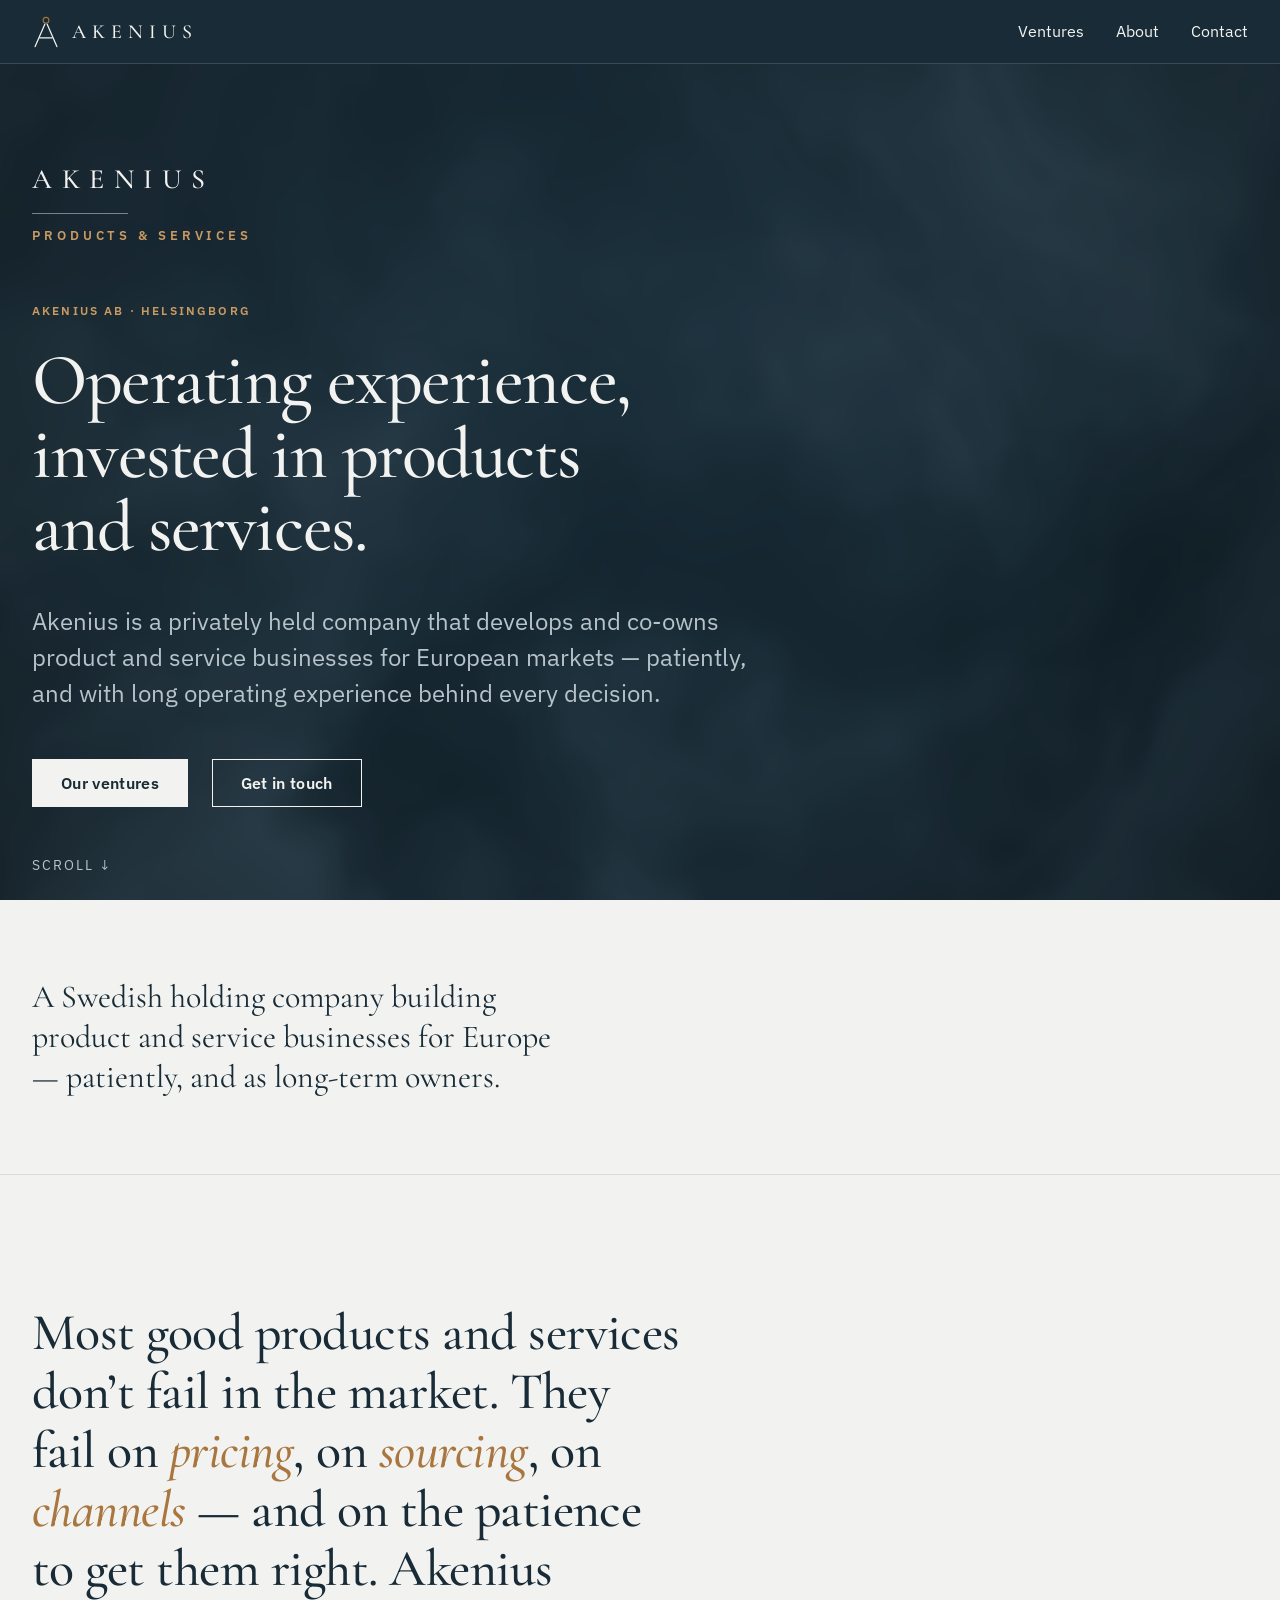
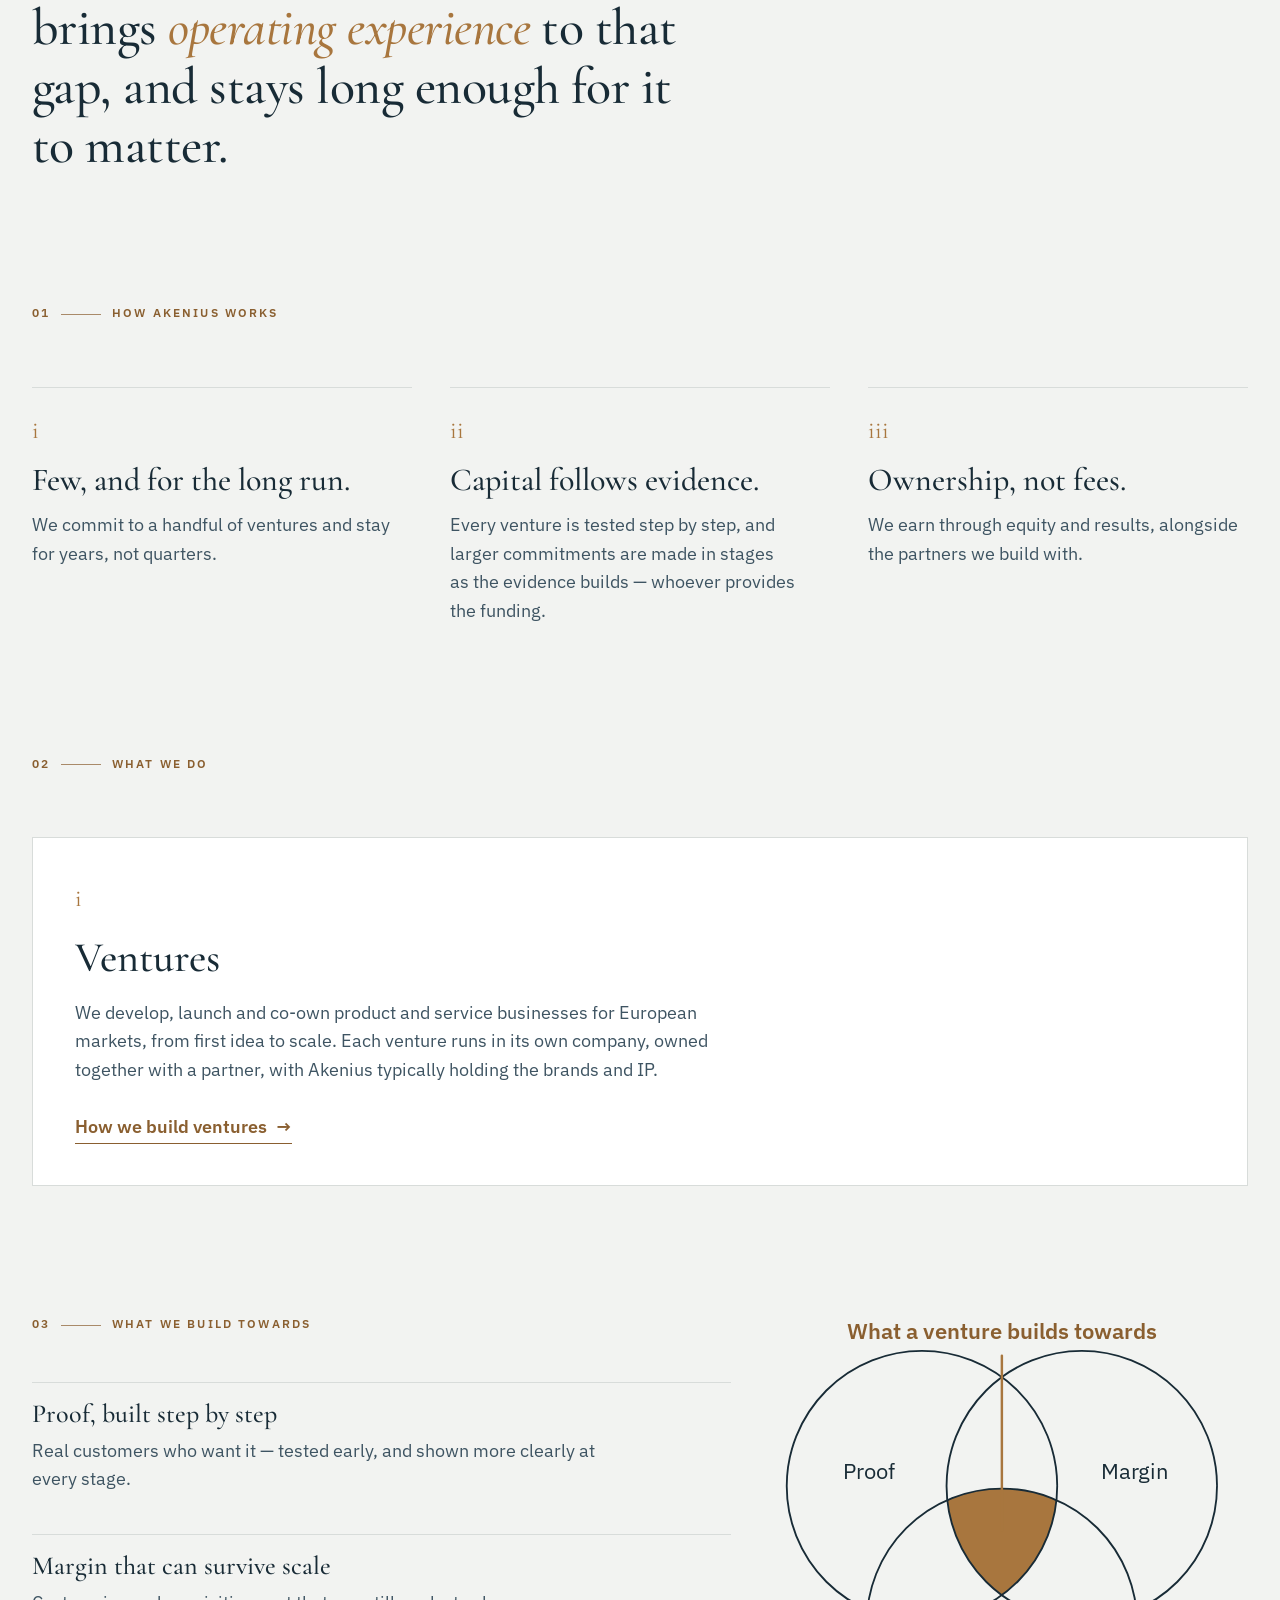
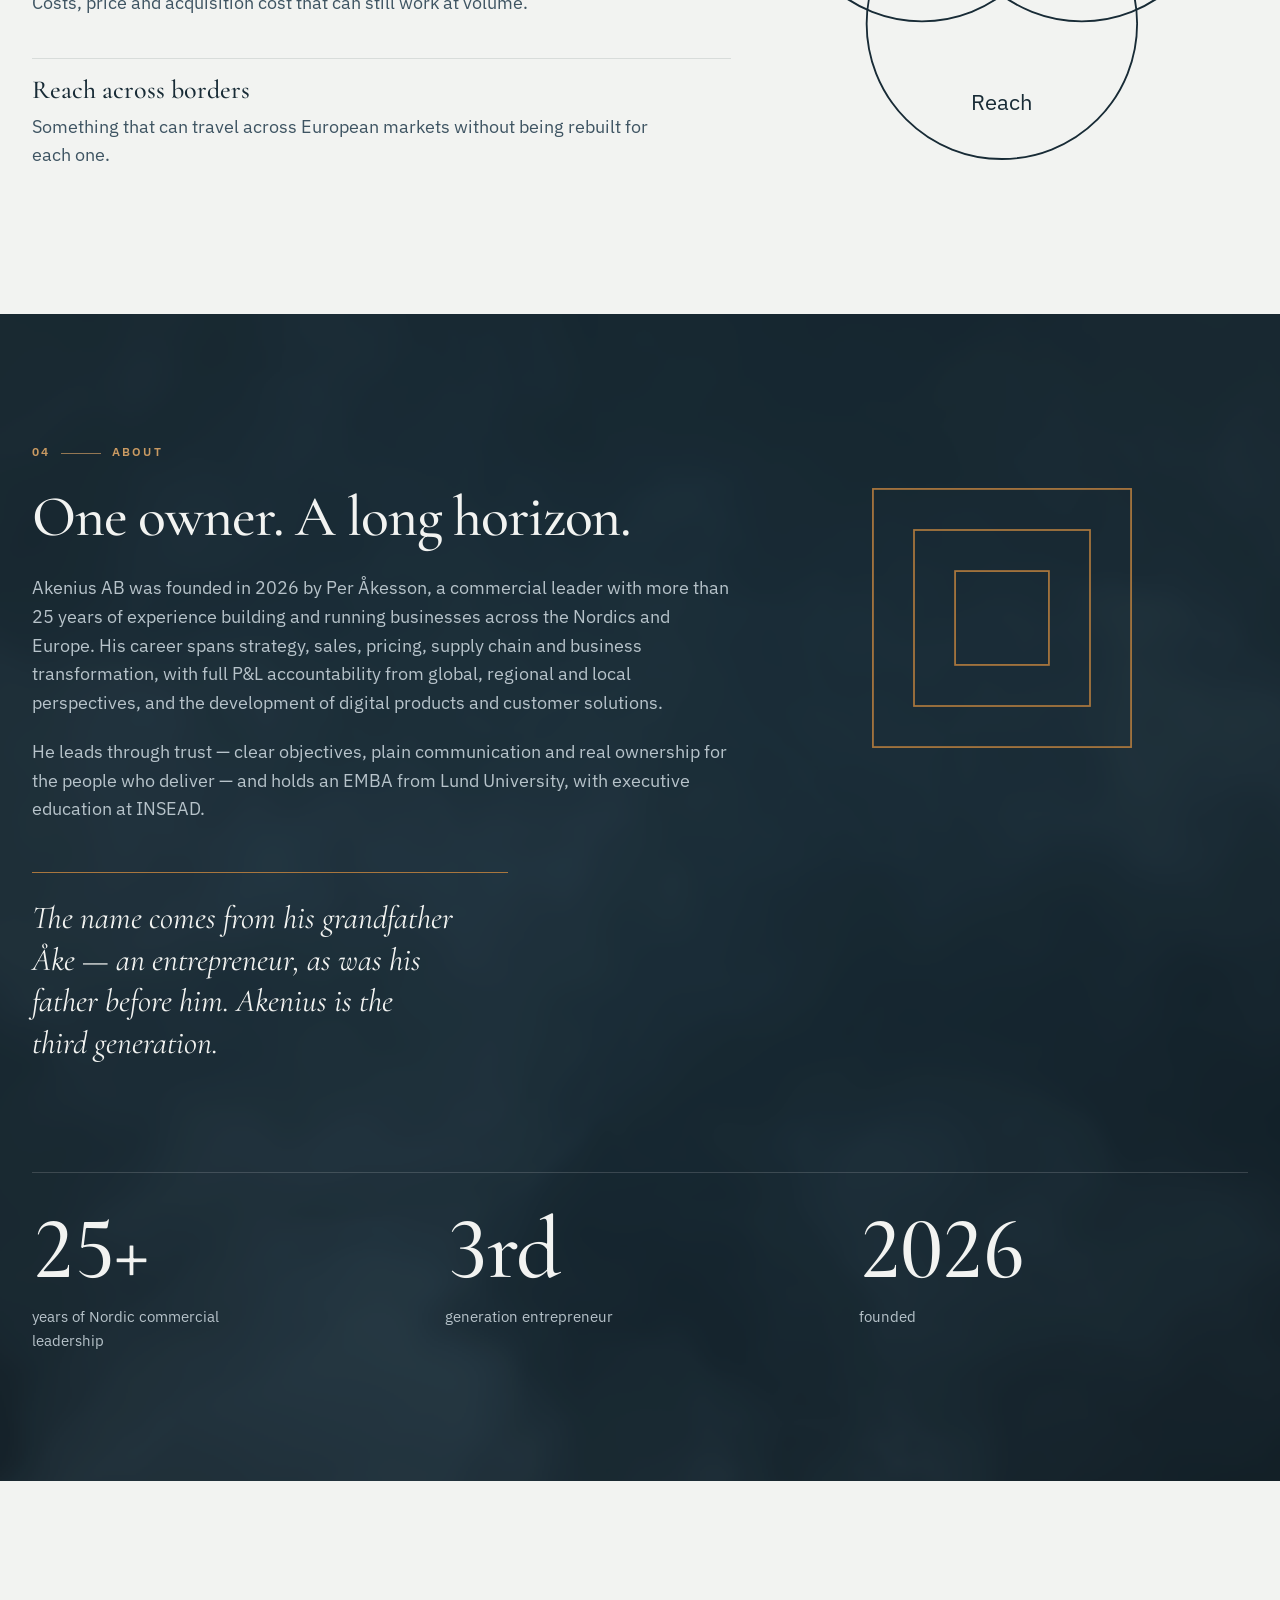
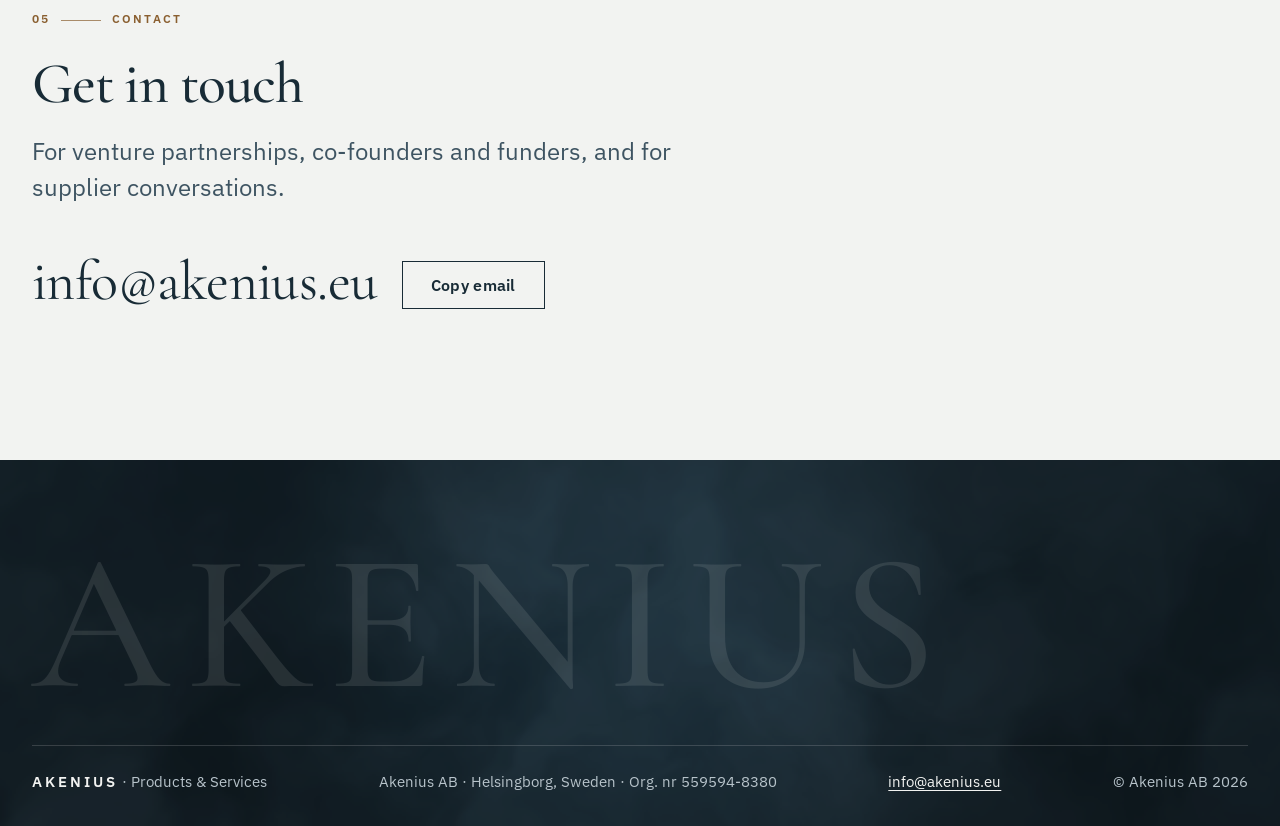
<file: index.html>
<!DOCTYPE html>
<html lang="en" data-home>
<head>
<meta charset="utf-8">
<meta name="viewport" content="width=device-width, initial-scale=1">
<script>
(function(d,w){var h=d.documentElement,m=function(q){try{return w.matchMedia(q).matches}catch(e){return false}};
h.classList.add('js',m('(min-width: 1024px) and (hover: hover) and (pointer: fine)')?'xp-desktop':'xp-mobile');
if(h.hasAttribute('data-home')){var seen=false;try{seen=sessionStorage.getItem('ak-loaded')==='1'}catch(e){}
if(!/[?&]loader=0/.test(w.location.search)&&!seen)h.classList.add('loader-on')}
setTimeout(function(){if(!w.__akReady){h.classList.remove('loader-on');h.classList.add('hero-in','reveal-all')}},4000);
})(document,window);
</script>
<title>Akenius AB — Products &amp; Services</title>
<meta name="description" content="Akenius AB develops and co-owns product and service businesses for European markets.">
<meta name="robots" content="index, follow">
<link rel="canonical" href="https://akenius.eu/">
<link rel="icon" type="image/svg+xml" href="/favicon.svg">
<link rel="icon" type="image/png" sizes="32x32" href="/favicon.png">
<meta property="og:type" content="website">
<meta property="og:site_name" content="Akenius AB">
<meta property="og:title" content="Akenius AB — Products &amp; Services">
<meta property="og:description" content="Akenius AB develops and co-owns product and service businesses for European markets.">
<meta property="og:url" content="https://akenius.eu/">
<meta property="og:image" content="https://akenius.eu/og-image.png">
<meta name="twitter:card" content="summary_large_image">
<meta name="twitter:title" content="Akenius AB — Products &amp; Services">
<meta name="twitter:description" content="Akenius AB develops and co-owns product and service businesses for European markets.">
<meta name="twitter:image" content="https://akenius.eu/og-image.png">
<link rel="preconnect" href="https://fonts.googleapis.com">
<link rel="preconnect" href="https://fonts.gstatic.com" crossorigin>
<link rel="stylesheet" href="https://fonts.googleapis.com/css2?family=Cormorant+Garamond:ital,wght@0,500;1,500&amp;family=IBM+Plex+Sans:wght@400;600&amp;display=swap">
<link rel="stylesheet" href="tokens/colors.css">
<link rel="stylesheet" href="tokens/typography.css">
<link rel="stylesheet" href="tokens/spacing.css">
<link rel="stylesheet" href="tokens/components.css">
<link rel="stylesheet" href="tokens/interactions.css">
<link rel="stylesheet" href="site.css">
</head>
<body>
<div class="loader" aria-hidden="true">
  <div class="loader-mark">
    <svg viewBox="0 0 100 100" focusable="false"><circle class="ring-bg" cx="50" cy="50" r="49"/><circle class="ring" cx="50" cy="50" r="49" pathLength="1"/></svg>
    <svg class="mk" viewBox="64 6 72 88" focusable="false">
      <circle class="m o" cx="100" cy="22" r="7.5" pathLength="1"/>
      <path class="m" d="M 72 88 L 97 32 M 103 32 L 128 88" pathLength="1"/>
      <line class="m" x1="84" y1="66" x2="116" y2="66" pathLength="1"/>
    </svg>
  </div>
  <div class="loader-count">0%</div>
  <div class="wm">AKENIUS</div>
  <div class="ld">Products &amp; Services</div>
</div>
<span class="sr-only" id="loader-status" role="status"></span>
<a class="skip" href="#main">Skip to content</a>
<nav class="site-nav" aria-label="Main">
  <div class="wrap">
    <a class="brand" href="./" aria-label="Akenius — home"><img src="assets/akenius-mark-inverse.svg" alt="" width="28" height="34"><span>AKENIUS</span></a>
    <button class="nav-toggle" type="button" aria-expanded="false" aria-controls="nav-links">Menu</button>
    <div class="nav-links" id="nav-links">
      <a href="ventures-products.html">Ventures</a>
      <a href="./#about">About</a>
      <a href="./#contact">Contact</a>
    </div>
  </div>
</nav>
<main id="main">
<section class="hero full" aria-labelledby="h1">
  <div class="hero-bg" data-shader aria-hidden="true"></div>
  <div class="wrap hero-content"><div class="hero-scroll">
    <div class="lockup"><span class="wm">AKENIUS</span><span class="rule"></span><span class="desc" data-descriptor><span class="d">Ventures</span><span class="d">Products &amp; Services</span></span></div>
    <p class="eyebrow">Akenius AB · Helsingborg</p>
    <h1 class="display" id="h1" style="margin-top:1.5rem">Operating experience, invested in products and services.</h1>
    <p class="lede">Akenius is a privately held company that develops and co-owns product and service businesses for European markets — patiently, and with long operating experience behind every decision.</p>
    <div class="cta-row"><a class="btn" href="ventures-products.html">Our ventures</a><a class="btn ghost" href="#contact">Get in touch</a></div>
  </div></div>
  <p class="scroll-hint" aria-hidden="true">Scroll ↓</p>
</section>

<section class="intro"><div class="wrap"><p data-reveal>A Swedish holding company building product and service businesses for Europe — patiently, and as long-term owners.</p></div></section>

<section class="statement"><div class="wrap"><p data-reveal>Most good products and services don’t fail in the market. They fail on <em class="b">pricing</em>, on <em class="b">sourcing</em>, on <em class="b">channels</em> — and on the patience to get them right. Akenius brings <em class="b">operating experience</em> to that gap, and stays long enough for it to matter.</p></div></section>

<section class="section" id="principles" style="padding-top:0">
  <div class="wrap">
    <p class="eyebrow" data-reveal><span class="n">01</span><span>How Akenius works</span></p>
    <div class="cols3" data-stagger>
      <div class="col" data-reveal><span class="num">i</span><h3>Few, and for the long run.</h3><p>We commit to a handful of ventures and stay for years, not quarters.</p></div>
      <div class="col" data-reveal><span class="num">ii</span><h3>Capital follows evidence.</h3><p>Every venture is tested step by step, and larger commitments are made in stages as the evidence builds — whoever provides the funding.</p></div>
      <div class="col" data-reveal><span class="num">iii</span><h3>Ownership, not fees.</h3><p>We earn through equity and results, alongside the partners we build with.</p></div>
    </div>
  </div>
</section>

<section class="section" id="what" style="padding-top:0">
  <div class="wrap">
    <p class="eyebrow" data-reveal><span class="n">02</span><span>What we do</span></p>
    <div class="bento single" data-stagger>
      <article class="card lg" data-reveal>
        <span class="num">i</span>
        <h3>Ventures</h3>
        <p>We develop, launch and co-own product and service businesses for European markets, from first idea to scale. Each venture runs in its own company, owned together with a partner, with Akenius typically holding the brands and IP.</p>
        <a class="tlink" href="ventures-products.html">How we build ventures <span class="arr" aria-hidden="true">→</span></a>
      </article>
    </div>
  </div>
</section>

<section class="section" id="look" style="padding-top:0">
  <div class="wrap">
    <div class="grid">
      <div class="span-7">
        <p class="eyebrow" data-reveal><span class="n">03</span><span>What we build towards</span></p>
        <div class="rows" data-stagger>
          <div class="row" data-reveal><h3>Proof, built step by step</h3><p>Real customers who want it — tested early, and shown more clearly at every stage.</p></div>
          <div class="row" data-reveal><h3>Margin that can survive scale</h3><p>Costs, price and acquisition cost that can still work at volume.</p></div>
          <div class="row" data-reveal><h3>Reach across borders</h3><p>Something that can travel across European markets without being rebuilt for each one.</p></div>
        </div>
      </div>
      <div class="span-5"><figure class="fig" data-reveal>
<svg viewBox="0 0 400 380" role="img" aria-labelledby="fit-t fit-d" data-draw>
<title id="fit-t">What a venture builds towards</title>
<desc id="fit-d">Three overlapping circles labelled Proof, Margin and Reach. A venture builds towards the point where all three overlap.</desc>
<defs><clipPath id="fit-a"><circle cx="135" cy="140" r="110"/></clipPath><clipPath id="fit-b"><circle cx="265" cy="140" r="110"/></clipPath></defs>
<g clip-path="url(#fit-a)"><g clip-path="url(#fit-b)"><circle class="g-fill-b node" cx="200" cy="252" r="110" style="--s:4"/></g></g>
<circle class="g-line draw" cx="135" cy="140" r="110" pathLength="1" style="--s:0;--dur:900ms;--sw:40%"/>
<circle class="g-line draw" cx="265" cy="140" r="110" pathLength="1" style="--s:1;--dur:900ms;--sw:40%"/>
<circle class="g-line draw" cx="200" cy="252" r="110" pathLength="1" style="--s:2;--dur:900ms;--sw:40%"/>
<path class="g-line b draw" d="M200 176 V34" pathLength="1" style="--s:5"/>
<text class="g-text c label" x="92" y="134" style="--s:6">Proof</text>
<text class="g-text c label" x="308" y="134" style="--s:6">Margin</text>
<text class="g-text c label" x="200" y="322" style="--s:6">Reach</text>
<text class="g-text b c label" x="200" y="20" style="--s:7">What a venture builds towards</text>
</svg>
</figure></div>
    </div>
  </div>
</section>

<section class="section about on-ink" id="about" aria-labelledby="about-h">
  <div class="mist" data-shader aria-hidden="true"></div>
  <div class="wrap">
    <div class="grid">
      <div class="span-7">
        <p class="eyebrow" data-reveal><span class="n">04</span><span>About</span></p>
        <h2 id="about-h" data-reveal>One owner. A long horizon.</h2>
        <div class="prose" data-reveal><p>Akenius AB was founded in 2026 by Per Åkesson, a commercial leader with more than 25 years of experience building and running businesses across the Nordics and Europe. His career spans strategy, sales, pricing, supply chain and business transformation, with full P&amp;L accountability from global, regional and local perspectives, and the development of digital products and customer solutions.</p>
        <p>He leads through trust — clear objectives, plain communication and real ownership for the people who deliver — and holds an EMBA from Lund University, with executive education at INSEAD.</p></div>
        <p class="pull" data-reveal>The name comes from his grandfather Åke — an entrepreneur, as was his father before him. Akenius is the third generation.</p>
      </div>
      <div class="span-5"><div class="sq-wrap" aria-hidden="true"><svg viewBox="0 0 300 300" focusable="false">
<rect class="sq" x="40" y="40" width="220" height="220" style="--k:1"/>
<rect class="sq" x="75" y="75" width="150" height="150" style="--k:-0.6"/>
<rect class="sq" x="110" y="110" width="80" height="80" style="--k:0.35"/>
</svg></div></div>
      <div class="stats" style="grid-column:1/-1" data-stagger>
        <div class="stat" data-reveal><b data-count="25" data-suffix="+">25+</b><span>years of Nordic commercial leadership</span></div>
        <div class="stat" data-reveal><b data-count="3" data-suffix="rd">3rd</b><span>generation entrepreneur</span></div>
        <div class="stat" data-reveal><b data-count="2026" data-from="2000">2026</b><span>founded</span></div>
      </div>
    </div>
  </div>
</section>

<section class="section contact" id="contact" aria-labelledby="contact-h">
  <div class="wrap">
    <p class="eyebrow" data-reveal><span class="n">05</span><span>Contact</span></p>
    <h2 id="contact-h" data-reveal>Get in touch</h2>
    <p class="lede" data-reveal>For venture partnerships, co-founders and funders, and for supplier conversations.</p>
    <div class="cta-row" data-reveal><a class="mail" href="mailto:info@akenius.eu">info@akenius.eu</a><button class="btn ghost" type="button" data-copy="info@akenius.eu">Copy email</button></div>
  </div>
</section>
</main>
<footer class="site-footer">
  <div class="mist" data-shader aria-hidden="true"></div>
  <div class="wrap">
    <div class="big" aria-hidden="true">AKENIUS</div>
    <div class="foot">
      <p><strong>AKENIUS</strong> · Products &amp; Services</p>
      <p>Akenius AB · Helsingborg, Sweden · Org. nr 559594&#8209;8380</p>
      <p><a href="mailto:info@akenius.eu">info@akenius.eu</a></p>
      <p>© Akenius AB 2026</p>
    </div>
  </div>
</footer>
<script src="js/site.js" defer></script>
</body>
</html>
</file>
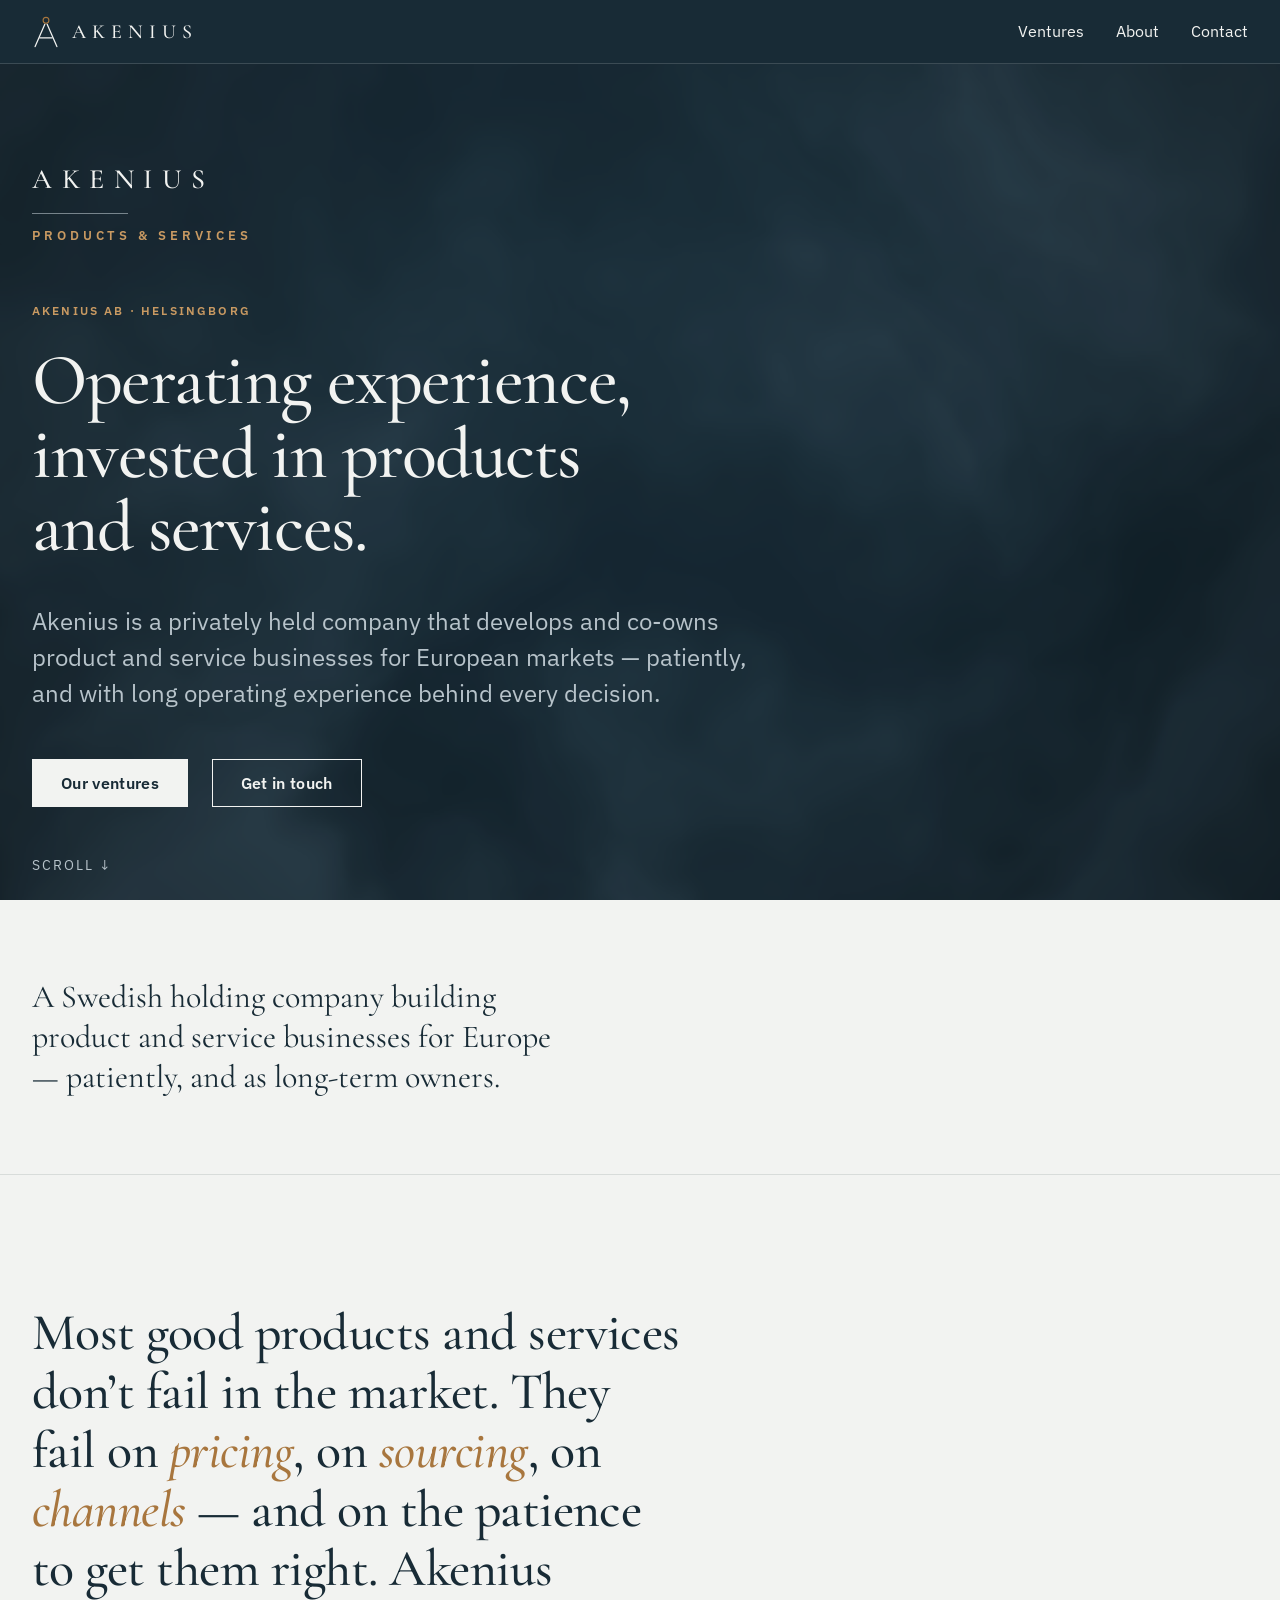
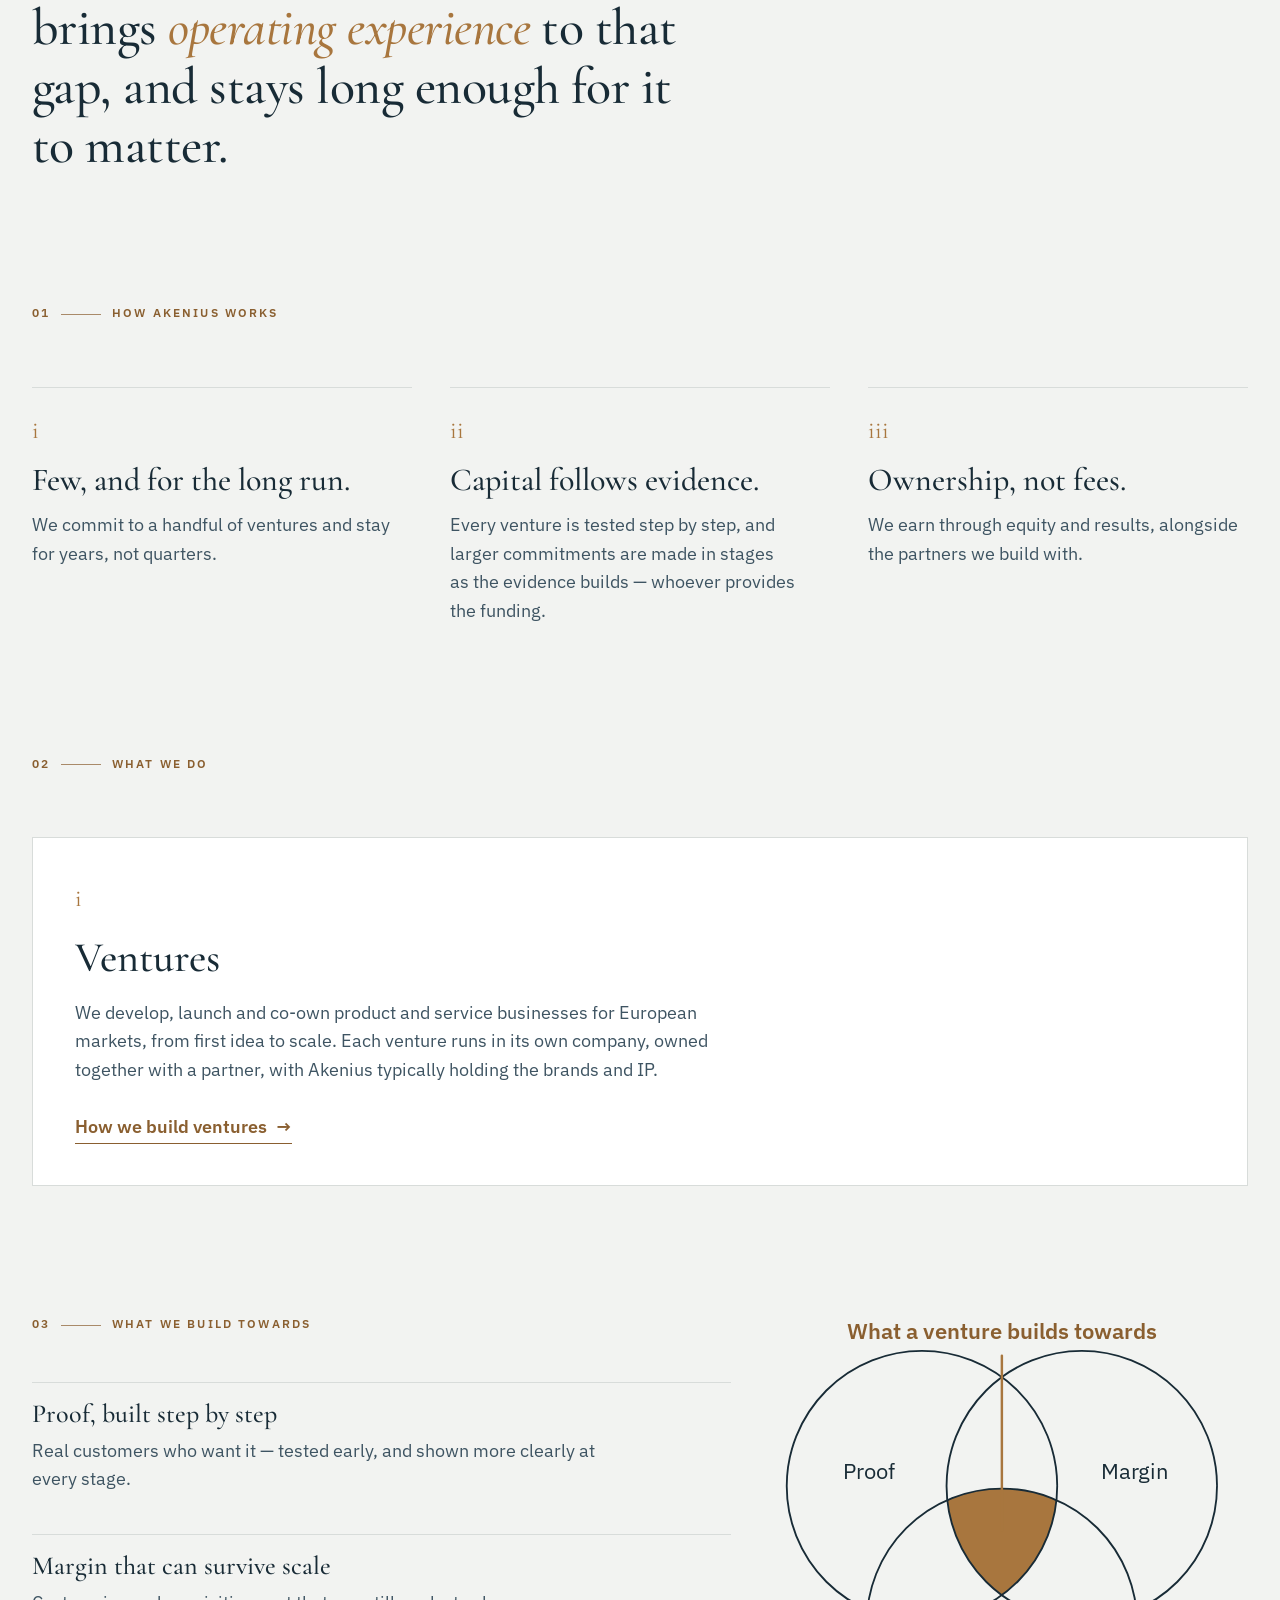
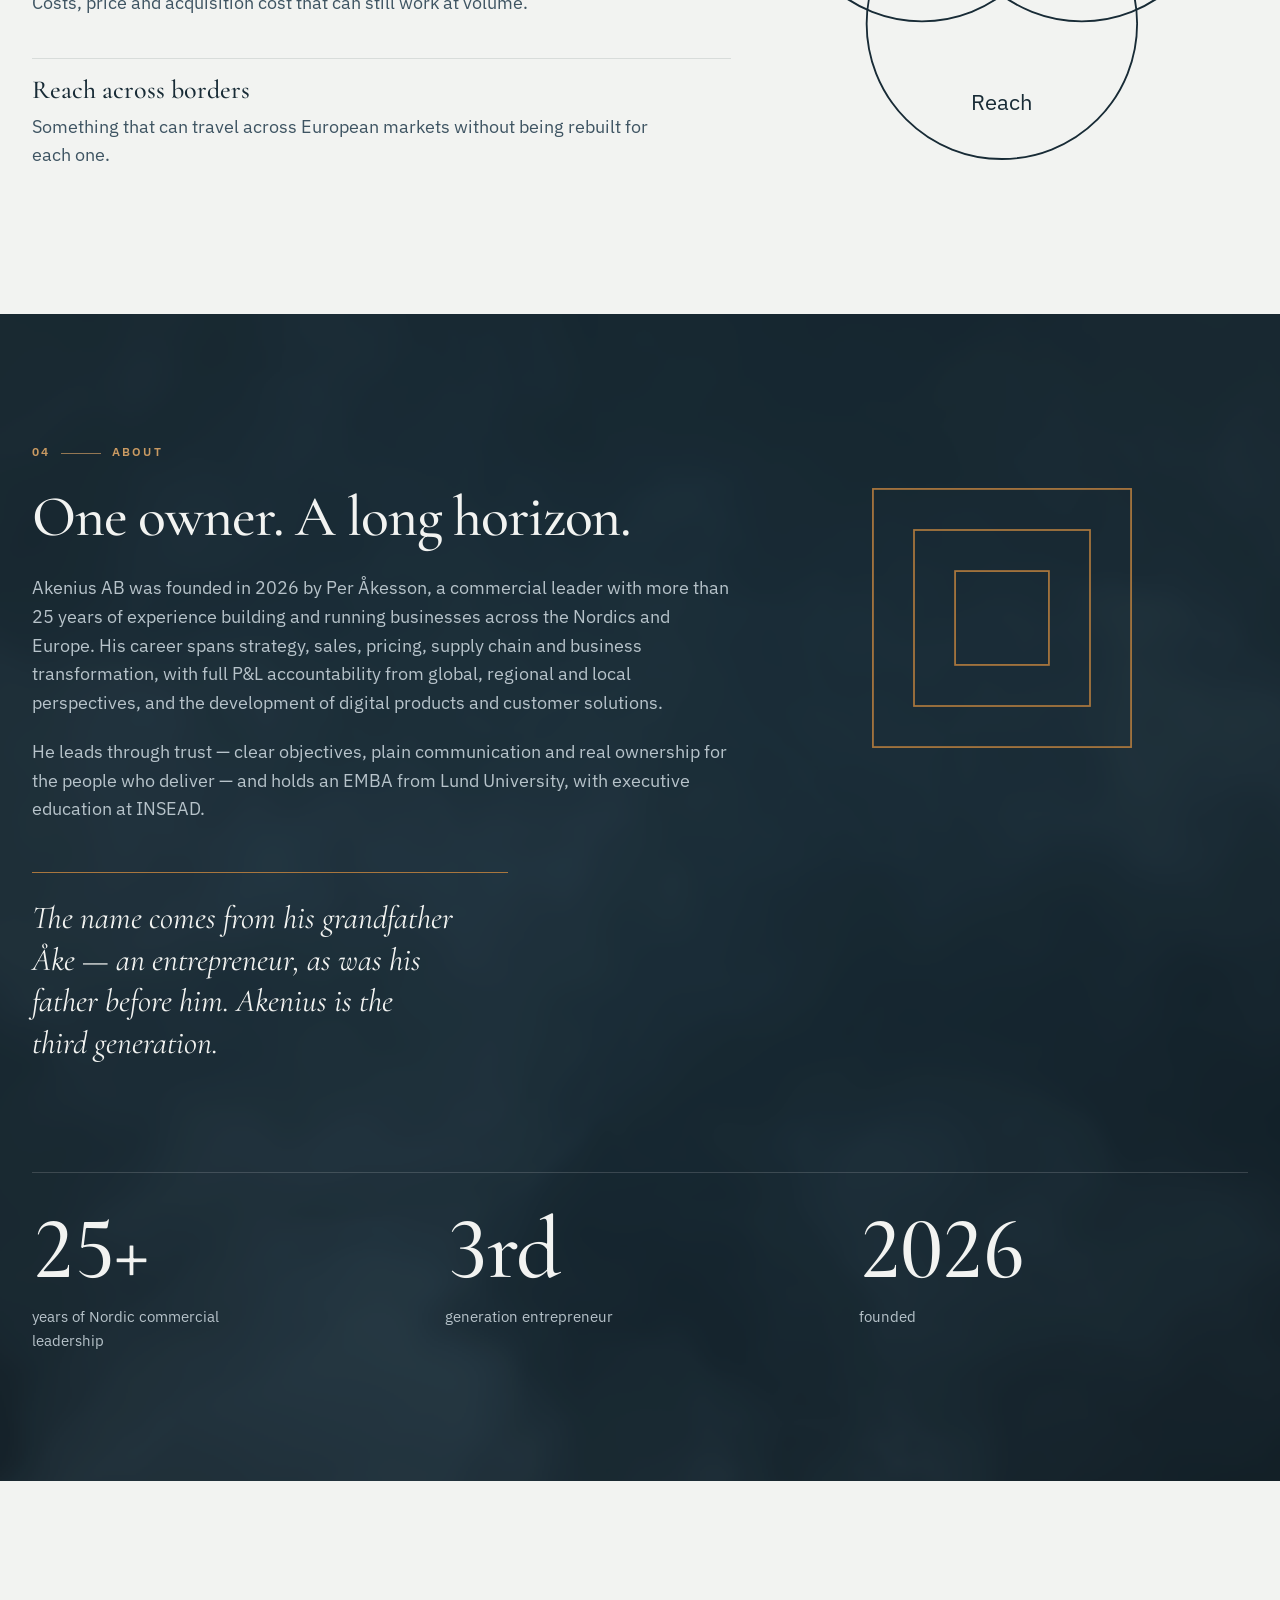
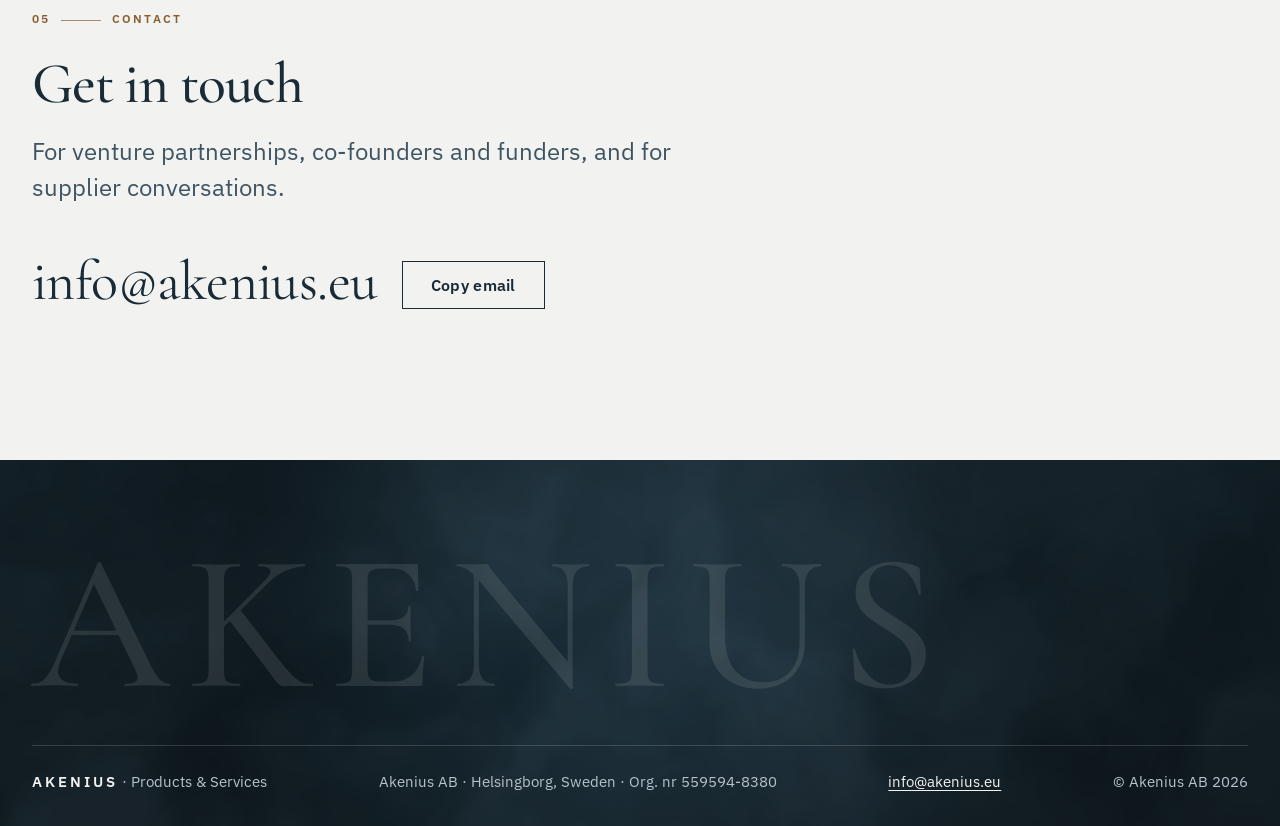
<file: board-advisory.html>
<!DOCTYPE html>
<html lang="en">
<head>
<meta charset="utf-8">
<meta name="viewport" content="width=device-width, initial-scale=1">
<title>Akenius AB</title>
<meta name="robots" content="noindex">
<link rel="canonical" href="https://akenius.eu/">
<meta http-equiv="refresh" content="0; url=./">
<script>location.replace('./');</script>
</head>
<body><p><a href="./">Go to Akenius</a></p></body>
</html>
</file>
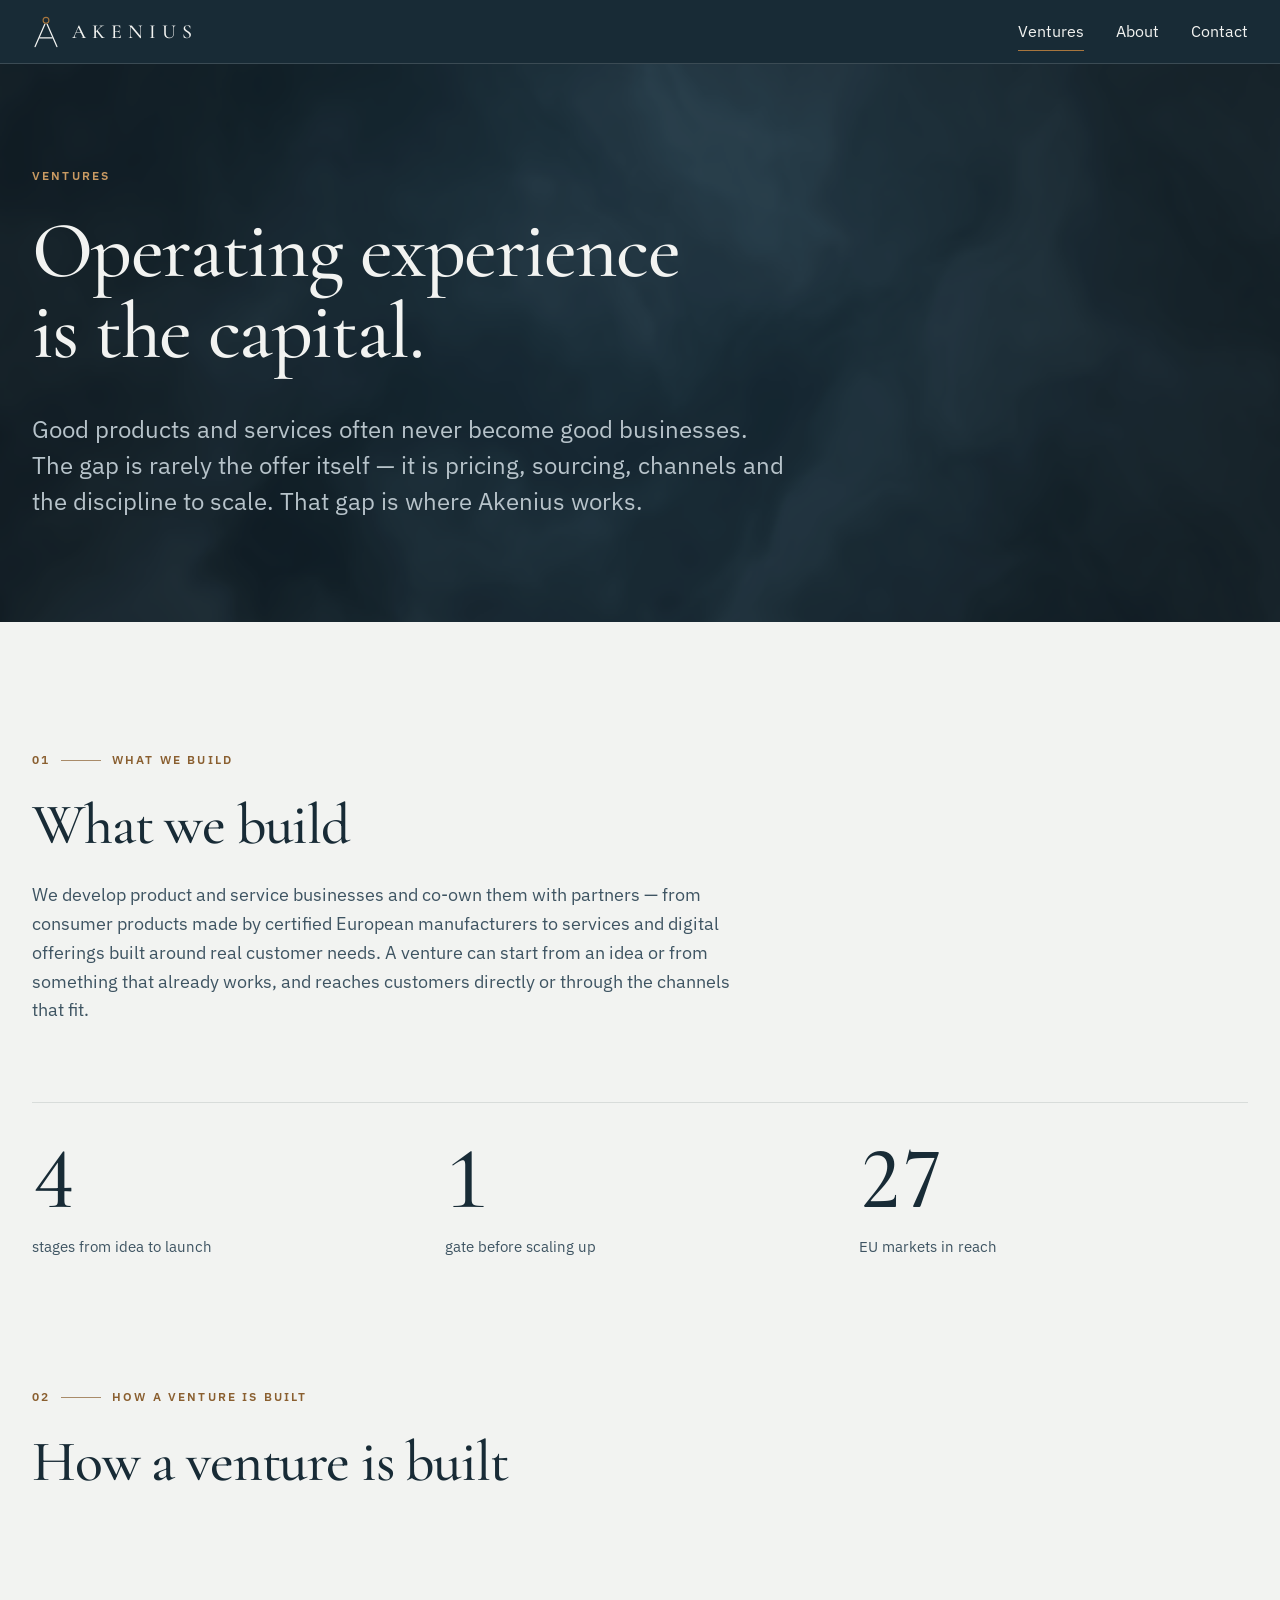
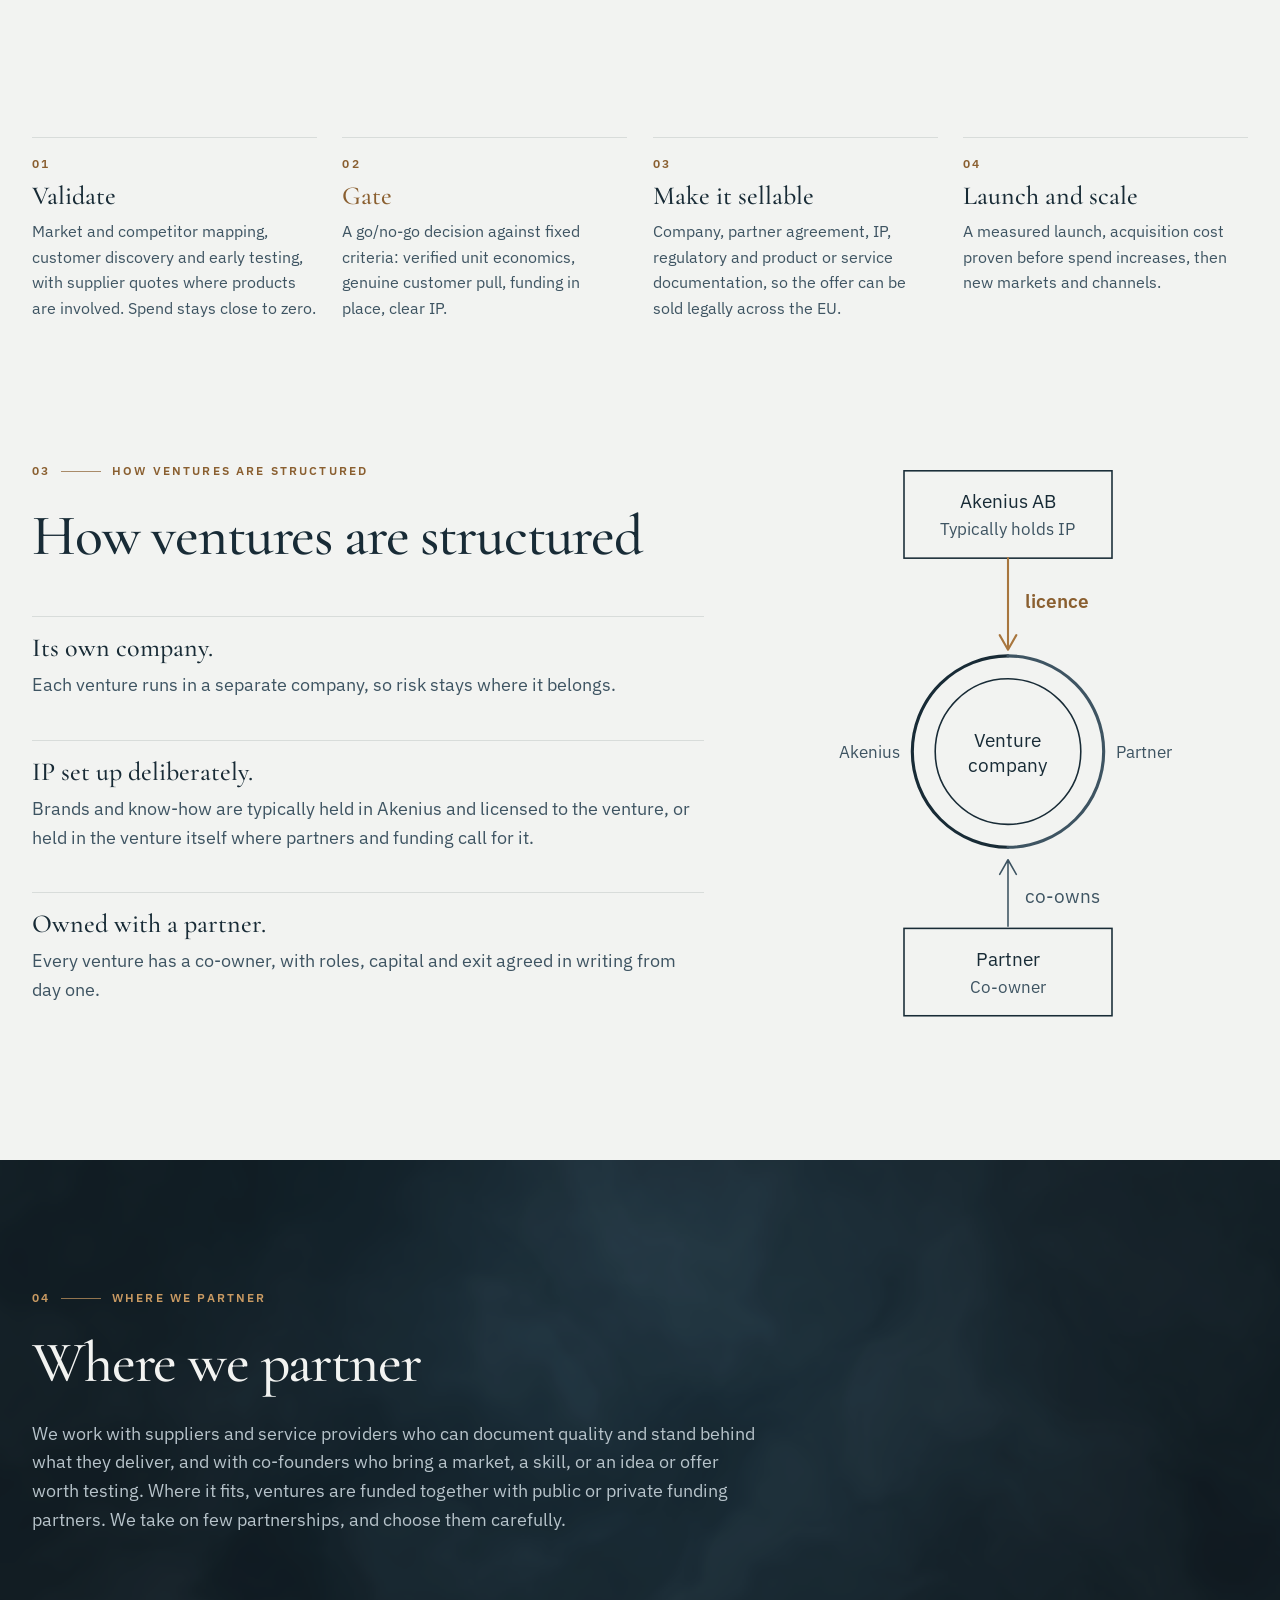
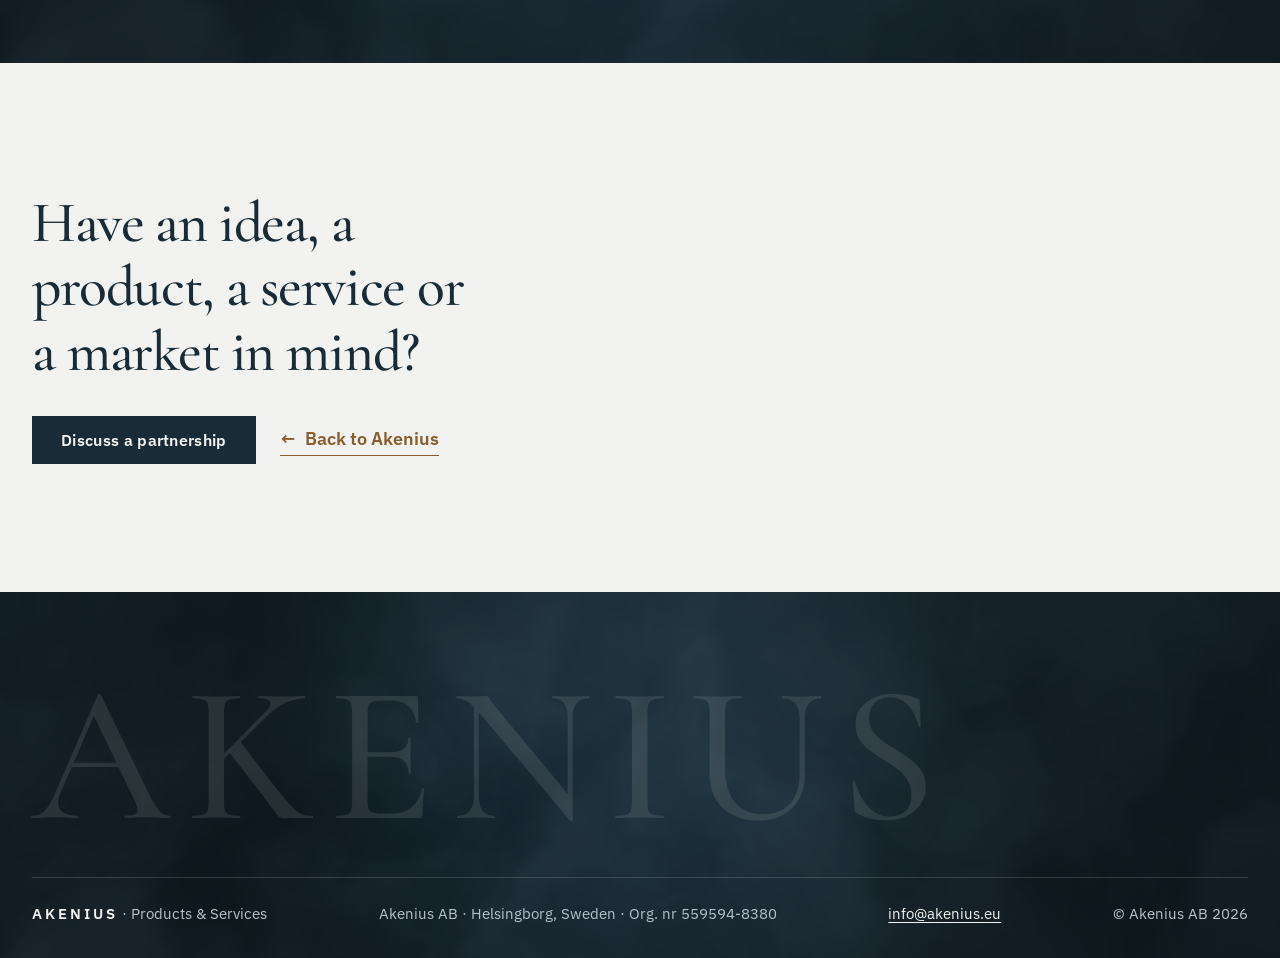
<file: ventures-products.html>
<!DOCTYPE html>
<html lang="en">
<head>
<meta charset="utf-8">
<meta name="viewport" content="width=device-width, initial-scale=1">
<script>
(function(d,w){var h=d.documentElement,m=function(q){try{return w.matchMedia(q).matches}catch(e){return false}};
h.classList.add('js',m('(min-width: 1024px) and (hover: hover) and (pointer: fine)')?'xp-desktop':'xp-mobile');
if(h.hasAttribute('data-home')){var seen=false;try{seen=sessionStorage.getItem('ak-loaded')==='1'}catch(e){}
if(!/[?&]loader=0/.test(w.location.search)&&!seen)h.classList.add('loader-on')}
setTimeout(function(){if(!w.__akReady){h.classList.remove('loader-on');h.classList.add('hero-in','reveal-all')}},4000);
})(document,window);
</script>
<title>Ventures — Akenius AB</title>
<meta name="description" content="How Akenius develops, launches and co-owns product and service businesses for European markets — evidence before scale, one company per venture.">
<meta name="robots" content="index, follow">
<link rel="canonical" href="https://akenius.eu/ventures-products.html">
<link rel="icon" type="image/svg+xml" href="/favicon.svg">
<link rel="icon" type="image/png" sizes="32x32" href="/favicon.png">
<meta property="og:type" content="website">
<meta property="og:site_name" content="Akenius AB">
<meta property="og:title" content="Ventures — Akenius AB">
<meta property="og:description" content="How Akenius develops, launches and co-owns product and service businesses for European markets — evidence before scale, one company per venture.">
<meta property="og:url" content="https://akenius.eu/ventures-products.html">
<meta property="og:image" content="https://akenius.eu/og-image.png">
<meta name="twitter:card" content="summary_large_image">
<meta name="twitter:title" content="Ventures — Akenius AB">
<meta name="twitter:description" content="How Akenius develops, launches and co-owns product and service businesses for European markets — evidence before scale, one company per venture.">
<meta name="twitter:image" content="https://akenius.eu/og-image.png">
<link rel="preconnect" href="https://fonts.googleapis.com">
<link rel="preconnect" href="https://fonts.gstatic.com" crossorigin>
<link rel="stylesheet" href="https://fonts.googleapis.com/css2?family=Cormorant+Garamond:ital,wght@0,500;1,500&amp;family=IBM+Plex+Sans:wght@400;600&amp;display=swap">
<link rel="stylesheet" href="tokens/colors.css">
<link rel="stylesheet" href="tokens/typography.css">
<link rel="stylesheet" href="tokens/spacing.css">
<link rel="stylesheet" href="tokens/components.css">
<link rel="stylesheet" href="tokens/interactions.css">
<link rel="stylesheet" href="site.css">
</head>
<body>
<a class="skip" href="#main">Skip to content</a>
<nav class="site-nav" aria-label="Main">
  <div class="wrap">
    <a class="brand" href="./" aria-label="Akenius — home"><img src="assets/akenius-mark-inverse.svg" alt="" width="28" height="34"><span>AKENIUS</span></a>
    <button class="nav-toggle" type="button" aria-expanded="false" aria-controls="nav-links">Menu</button>
    <div class="nav-links" id="nav-links">
      <a href="ventures-products.html" aria-current="page">Ventures</a>
      <a href="./#about">About</a>
      <a href="./#contact">Contact</a>
    </div>
  </div>
</nav>
<main id="main">
<section class="hero short" aria-labelledby="h1">
  <div class="hero-bg" data-shader aria-hidden="true"></div>
  <div class="wrap hero-content"><div class="hero-scroll">
    <p class="eyebrow">Ventures</p>
    <h1 class="display sub" id="h1" style="margin-top:1.5rem">Operating experience is the capital.</h1>
    <p class="lede">Good products and services often never become good businesses. The gap is rarely the offer itself — it is pricing, sourcing, channels and the discipline to scale. That gap is where Akenius works.</p>
  </div></div>
</section>

<section class="section">
  <div class="wrap">
    <div class="grid"><div class="span-8">
      <p class="eyebrow" data-reveal><span class="n">01</span><span>What we build</span></p>
      <h2 data-reveal style="margin-top:1.5rem">What we build</h2>
      <div class="prose" data-reveal style="margin-top:1.5rem"><p>We develop product and service businesses and co-own them with partners — from consumer products made by certified European manufacturers to services and digital offerings built around real customer needs. A venture can start from an idea or from something that already works, and reaches customers directly or through the channels that fit.</p></div>
    </div></div>
    <div class="stats" data-stagger>
      <div class="stat" data-reveal><b data-count="4">4</b><span>stages from idea to launch</span></div>
      <div class="stat" data-reveal><b data-count="1">1</b><span>gate before scaling up</span></div>
      <div class="stat" data-reveal><b data-count="27">27</b><span>EU markets in reach</span></div>
    </div>
  </div>
</section>

<section class="section" style="padding-top:0">
  <div class="wrap">
    <p class="eyebrow" data-reveal><span class="n">02</span><span>How a venture is built</span></p>
    <h2 data-reveal style="margin-top:1.5rem">How a venture is built</h2>
    <div class="fig" style="margin-top:clamp(2rem,4vw,3.5rem);max-width:56rem" data-reveal><svg class="only-wide" viewBox="0 0 960 150" role="img" aria-labelledby="vp-t vp-d" data-draw>
<title id="vp-t">The venture path</title>
<desc id="vp-d">A line in four steps: Validate, then a go or no-go gate, then Make it sellable, then Launch and scale. The gate is marked in brass.</desc>
<path class="g-line draw" d="M60 50 H900" pathLength="1" style="--s:0;--dur:800ms;--sw:54%"/>
<circle class="g-node node" cx="120" cy="50" r="14" style="--s:1"/>
<path class="g-fill-b node" d="M360 28 L382 50 L360 72 L338 50 Z" style="--s:3"/>
<circle class="g-node node" cx="600" cy="50" r="14" style="--s:5"/>
<circle class="g-node node" cx="840" cy="50" r="14" style="--s:7"/>
<text class="g-text c label" x="120" y="112" style="--s:2">Validate</text>
<text class="g-text b c label" x="360" y="112" style="--s:4">Gate</text>
<text class="g-text c label" x="600" y="112" style="--s:6">Make it sellable</text>
<text class="g-text c label" x="840" y="112" style="--s:8">Launch &amp; scale</text>
</svg>
<svg class="only-narrow" viewBox="0 0 320 450" role="img" aria-labelledby="vq-t vq-d" data-draw>
<title id="vq-t">The venture path</title>
<desc id="vq-d">A vertical line in four steps: Validate, then a go or no-go gate, then Make it sellable, then Launch and scale. The gate is marked in brass.</desc>
<path class="g-line draw" d="M30 40 V410" pathLength="1" style="--s:0;--dur:800ms;--sw:54%"/>
<circle class="g-node node" cx="30" cy="40" r="14" style="--s:1"/>
<path class="g-fill-b node" d="M30 128 L52 150 L30 172 L8 150 Z" style="--s:3"/>
<circle class="g-node node" cx="30" cy="280" r="14" style="--s:5"/>
<circle class="g-node node" cx="30" cy="410" r="14" style="--s:7"/>
<text class="g-text label" x="72" y="46" style="--s:2">Validate</text>
<text class="g-text b label" x="72" y="156" style="--s:4">Gate</text>
<text class="g-text label" x="72" y="286" style="--s:6">Make it sellable</text>
<text class="g-text label" x="72" y="416" style="--s:8">Launch &amp; scale</text>
</svg></div>
    <ol class="steps" data-stagger>
      <li class="step" data-reveal><span class="num">01</span><h3>Validate</h3><p>Market and competitor mapping, customer discovery and early testing, with supplier quotes where products are involved. Spend stays close to zero.</p></li>
      <li class="step gate" data-reveal><span class="num">02</span><h3>Gate</h3><p>A go/no-go decision against fixed criteria: verified unit economics, genuine customer pull, funding in place, clear IP.</p></li>
      <li class="step" data-reveal><span class="num">03</span><h3>Make it sellable</h3><p>Company, partner agreement, IP, regulatory and product or service documentation, so the offer can be sold legally across the EU.</p></li>
      <li class="step" data-reveal><span class="num">04</span><h3>Launch and scale</h3><p>A measured launch, acquisition cost proven before spend increases, then new markets and channels.</p></li>
    </ol>
  </div>
</section>

<section class="section" style="padding-top:0">
  <div class="wrap two">
    <div>
      <p class="eyebrow" data-reveal><span class="n">03</span><span>How ventures are structured</span></p>
      <h2 data-reveal style="margin-top:1.5rem">How ventures are structured</h2>
      <div class="rows" data-stagger>
        <div class="row" data-reveal><h3>Its own company.</h3><p>Each venture runs in a separate company, so risk stays where it belongs.</p></div>
        <div class="row" data-reveal><h3>IP set up deliberately.</h3><p>Brands and know-how are typically held in Akenius and licensed to the venture, or held in the venture itself where partners and funding call for it.</p></div>
        <div class="row" data-reveal><h3>Owned with a partner.</h3><p>Every venture has a co-owner, with roles, capital and exit agreed in writing from day one.</p></div>
      </div>
    </div>
    <div style="max-width:26rem;margin-inline:auto;width:100%"><figure class="fig" data-reveal>
<svg viewBox="0 0 400 560" role="img" aria-labelledby="st-t st-d" data-draw>
<title id="st-t">How a venture is structured</title>
<desc id="st-d">Akenius AB, which typically holds the brands and IP, licenses them to the venture company. The venture company is co-owned by Akenius and a partner, shown as two arcs around it.</desc>
<rect class="g-node node" x="100" y="20" width="200" height="84" style="--s:0"/>
<text class="g-text c label" x="200" y="56" style="--s:1">Akenius AB</text>
<text class="g-text c m s label" x="200" y="82" style="--s:1">Typically holds IP</text>
<path class="g-line b draw" d="M200 104 V190 M192 178 L200 192 L208 178" pathLength="1" style="--s:2;--dur:600ms"/>
<text class="g-text b label" x="216" y="152" style="--s:4">licence</text>
<circle class="g-node node" cx="200" cy="290" r="70" style="--s:4"/>
<text class="g-text c label" x="200" y="286" style="--s:5">Venture</text>
<text class="g-text c label" x="200" y="310" style="--s:5">company</text>
<path class="g-line draw" d="M200 198 A92 92 0 0 0 200 382" pathLength="1" style="--s:5;stroke-width:3"/>
<path class="g-line muted draw" d="M200 198 A92 92 0 0 1 200 382" pathLength="1" style="--s:6;stroke-width:3"/>
<text class="g-text e m s label" x="96" y="296" style="--s:7">Akenius</text>
<text class="g-text m s label" x="304" y="296" style="--s:7">Partner</text>
<path class="g-line muted draw" d="M200 458 V396 M192 408 L200 394 L208 408" pathLength="1" style="--s:6;--dur:600ms"/>
<text class="g-text m label" x="216" y="436" style="--s:8">co-owns</text>
<rect class="g-node node" x="100" y="460" width="200" height="84" style="--s:8"/>
<text class="g-text c label" x="200" y="496" style="--s:9">Partner</text>
<text class="g-text c m s label" x="200" y="522" style="--s:9">Co-owner</text>
</svg>
</figure></div>
  </div>
</section>

<section class="section on-ink" aria-labelledby="partner-h">
  <div class="mist" data-shader aria-hidden="true"></div>
  <div class="wrap"><div class="grid"><div class="span-8">
    <p class="eyebrow" data-reveal><span class="n">04</span><span>Where we partner</span></p>
    <h2 id="partner-h" data-reveal style="margin-top:1.5rem">Where we partner</h2>
    <div class="prose" data-reveal style="margin-top:1.5rem"><p>We work with suppliers and service providers who can document quality and stand behind what they deliver, and with co-founders who bring a market, a skill, or an idea or offer worth testing. Where it fits, ventures are funded together with public or private funding partners. We take on few partnerships, and choose them carefully.</p></div>
  </div></div></div>
</section>

<section class="section cta-sec"><div class="wrap">
  <h2 data-reveal>Have an idea, a product, a service or a market in mind?</h2>
  <div class="cta-row" data-reveal><a class="btn" href="./#contact">Discuss a partnership</a><a class="tlink" href="./"><span aria-hidden="true">←</span> Back to Akenius</a></div>
</div></section>
</main>
<footer class="site-footer">
  <div class="mist" data-shader aria-hidden="true"></div>
  <div class="wrap">
    <div class="big" aria-hidden="true">AKENIUS</div>
    <div class="foot">
      <p><strong>AKENIUS</strong> · Products &amp; Services</p>
      <p>Akenius AB · Helsingborg, Sweden · Org. nr 559594&#8209;8380</p>
      <p><a href="mailto:info@akenius.eu">info@akenius.eu</a></p>
      <p>© Akenius AB 2026</p>
    </div>
  </div>
</footer>
<script src="js/site.js" defer></script>
</body>
</html>
</file>
<file: tokens/colors.css>
/* Akenius AB — color tokens. The only file in the project that holds hex values. */
:root {
  /* Base palette */
  --paper: #F2F3F1;
  --card: #FFFFFF;
  --ink: #182B36;
  --slate: #3E5462;
  --brass: #A8763E;
  --line: #D8DCDA;

  /* Derived shades */
  --brass-deep: #8A5F30;    /* brass for small text on paper (AA) */
  --brass-light: #C99A62;   /* brass for small text on ink (AA) */
  --ink-soft: #243B49;
  --ink-deep: #101D25;      /* page ground in dark mode */
  --ink-muted: #B7C3CA;     /* muted text on ink */
  --paper-deep: #E8EAE6;
  --error: #8C3B2E;

  /* Semantic aliases (components read only these) */
  --bg: var(--paper);
  --bg-alt: var(--paper-deep);
  --bg-card: var(--card);
  --fg: var(--ink);
  --fg-muted: var(--slate);
  --accent: var(--brass);          /* large type, rules, marks */
  --accent-text: var(--brass-deep);/* small brass text */
  --hairline: var(--line);
  --btn-bg: var(--ink);
  --btn-fg: var(--paper);
  --btn-bg-hover: var(--ink-soft);
  --focus-ring: var(--brass-deep);

  --surface-ink: var(--ink);
  --on-ink: var(--paper);
  --on-ink-muted: var(--ink-muted);
  --on-ink-accent: var(--brass-light);
  --on-ink-line: rgb(242 243 241 / 0.16);
  color-scheme: light;
}

/* Ink sections re-point the semantic tokens */
.on-ink {
  --bg: var(--ink);
  --fg: var(--paper);
  --fg-muted: var(--ink-muted);
  --accent-text: var(--brass-light);
  --hairline: var(--on-ink-line);
  --btn-bg: var(--paper);
  --btn-fg: var(--ink);
  --btn-bg-hover: var(--card);
  --focus-ring: var(--brass-light);
  background: var(--bg);
  color: var(--fg);
}

/* Dark mode — tokens only */
@media (prefers-color-scheme: dark) {
  :root:not([data-theme="light"]) {
    --bg: var(--ink-deep);
    --bg-alt: var(--ink);
    --bg-card: var(--ink);
    --fg: var(--paper);
    --fg-muted: var(--ink-muted);
    --accent-text: var(--brass-light);
    --hairline: var(--on-ink-line);
    --btn-bg: var(--paper);
    --btn-fg: var(--ink);
    --btn-bg-hover: var(--card);
    --focus-ring: var(--brass-light);
    --surface-ink: var(--ink-soft);
    color-scheme: dark;
  }
}
</file>
<file: tokens/typography.css>
/* Akenius AB — typography tokens. Fluid modular scale; no ad hoc sizes. */
:root {
  --font-serif: 'Cormorant Garamond', Georgia, 'Times New Roman', serif;
  --font-sans: 'IBM Plex Sans', -apple-system, 'Segoe UI', Helvetica, Arial, sans-serif;

  --fs-eyebrow: 0.75rem;
  --fs-small: 0.9375rem;                              /* captions, footer */
  --fs-body: clamp(1.0625rem, 1.02rem + 0.2vw, 1.125rem);
  --fs-lead: clamp(1.1875rem, 1.05rem + 0.6vw, 1.5rem);
  --fs-h3: clamp(1.5rem, 1.25rem + 1vw, 2rem);
  --fs-h2: clamp(2rem, 1.2rem + 3vw, 3.75rem);
  --fs-statement: clamp(1.75rem, 1rem + 2.8vw, 3.5rem);
  --fs-display: clamp(2.75rem, 1rem + 6vw, 6.5rem);
  --fs-sub-display: clamp(2.5rem, 1rem + 5vw, 5rem);
  --fs-stat: clamp(3rem, 1.5rem + 5vw, 5.5rem);
  --fs-wordmark: clamp(3.5rem, 1rem + 14vw, 15rem);

  --track-eyebrow: 0.18em;
  --track-wordmark: 0.34em;
  --track-display: -0.02em;

  --leading-display: 1.02;
  --leading-heading: 1.12;
  --leading-body: 1.6;
  --measure: 66ch;
}
</file>
<file: tokens/spacing.css>
/* Akenius AB — spacing, motion, layout. Square corners, no shadows. */
:root {
  --space-1: 0.25rem;
  --space-2: 0.5rem;
  --space-3: 0.75rem;
  --space-4: 1rem;
  --space-5: 1.5rem;
  --space-6: 2rem;
  --space-7: 3rem;
  --space-8: 4rem;
  --space-section: clamp(5rem, 10vw, 11rem);

  --radius: 0;
  --border-width: 1px;

  --ease: cubic-bezier(.2, .7, .2, 1);
  --dur-fast: 150ms;
  --dur-reveal: 600ms;

  --page-max: 1240px;
  --gutter: 16px;
  --nav-h: 64px;
}
@media (min-width: 768px) { :root { --gutter: 32px; } }
</file>
<file: tokens/components.css>
/* Akenius AB — component-layer tokens. */
:root {
  --card-border: var(--hairline);
  --card-border-hover: var(--accent);
  --card-pad: clamp(1.5rem, 1rem + 2vw, 3rem);
  --btn-pad: 0.75rem 1.75rem;
  --btn-min-h: 3rem;
}
</file>
<file: tokens/interactions.css>
/* Akenius AB — interaction states.
   hover = darker shade, press = same (no shrink), focus = 2px brass-deep ring. */
:focus-visible {
  outline: 2px solid var(--focus-ring);
  outline-offset: 2px;
}
::selection {
  background: var(--brass);
  color: var(--paper);
}
[disabled], [aria-disabled="true"] { cursor: not-allowed; }
</file>
<file: site.css>
/* Akenius AB — site styles. Colours, type scale and spacing come from /tokens/*.css. */

@view-transition { navigation: auto; }
::view-transition-old(root), ::view-transition-new(root) {
  animation-duration: 250ms;
  animation-timing-function: var(--ease);
}

*, *::before, *::after { box-sizing: border-box; }
html { -webkit-text-size-adjust: 100%; scroll-padding-top: 5rem; }
body {
  margin: 0; background: var(--bg); color: var(--fg);
  font-family: var(--font-sans); font-size: var(--fs-body); line-height: var(--leading-body);
  -webkit-font-smoothing: antialiased; text-wrap: pretty; overflow-x: hidden;
}
img, svg { max-width: 100%; }
a { color: inherit; }
h1, h2, h3, p, ul, ol, figure, blockquote { margin: 0; }
ul, ol { padding: 0; list-style: none; }
.sr-only { position: absolute; width: 1px; height: 1px; overflow: hidden; clip-path: inset(50%); white-space: nowrap; }
.skip { position: absolute; left: -9999px; top: 0; z-index: 400; background: var(--paper); color: var(--ink); padding: 0.9rem 1.4rem; text-decoration: none; }
.skip:focus { left: 0; }

/* ---------- layout ---------- */
.wrap { width: 100%; max-width: calc(var(--page-max) + 2 * var(--gutter)); margin-inline: auto; padding-inline: var(--gutter); }
.grid { display: grid; grid-template-columns: repeat(12, minmax(0, 1fr)); column-gap: clamp(1rem, 2vw, 2rem); row-gap: var(--space-6); }
.grid > * { grid-column: 1 / -1; }
.section { padding-block: var(--section-pad, var(--space-section)); position: relative; }
.section.alt { background: var(--bg-alt); }
@media (min-width: 900px) {
  .span-7 { grid-column: 1 / span 7; }
  .span-5 { grid-column: 8 / span 5; }
  .span-6 { grid-column: span 6; }
  .off-5 { grid-column: 6 / span 7; }
  .span-8 { grid-column: 1 / span 8; }
  .span-4r { grid-column: 9 / span 4; }
}

/* ---------- type ---------- */
.eyebrow {
  font-family: var(--font-sans); font-weight: 600; font-size: var(--fs-eyebrow);
  letter-spacing: var(--track-eyebrow); text-transform: uppercase; color: var(--accent-text);
  display: flex; gap: 0.9em; align-items: center;
}
.eyebrow .n { font-variant-numeric: tabular-nums; }
.eyebrow .n::after { content: ""; display: inline-block; width: 2.5rem; height: 1px; background: currentColor; margin-left: 0.9em; vertical-align: middle; opacity: 0.7; }
.h2, h2 { font-family: var(--font-serif); font-weight: 500; font-size: var(--fs-h2); line-height: var(--leading-heading); letter-spacing: var(--track-display); text-wrap: balance; }
h3 { font-family: var(--font-serif); font-weight: 500; font-size: var(--fs-h3); line-height: 1.15; text-wrap: balance; }
.display { font-family: var(--font-serif); font-weight: 500; font-size: var(--fs-display); line-height: var(--leading-display); letter-spacing: var(--track-display); text-wrap: balance; }
.display.sub { font-size: var(--fs-sub-display); }
.lede { font-size: var(--fs-lead); line-height: 1.5; max-width: 48ch; color: var(--fg-muted); }
.prose p { max-width: var(--measure); color: var(--fg-muted); }
.prose p + p { margin-top: 1.1em; }
.prose strong { color: var(--fg); font-weight: 600; }
.small { font-size: var(--fs-small); color: var(--fg-muted); }
em.b { font-style: italic; color: var(--accent); }
.on-ink em.b { color: var(--brass); }

/* ---------- links & buttons ---------- */
.tlink {
  display: inline-flex; gap: 0.5em; align-items: baseline; text-decoration: none; font-weight: 600;
  color: var(--accent-text); background: linear-gradient(currentColor, currentColor) 0 100% / 100% 1px no-repeat;
  padding-bottom: 2px; transition: background-size 300ms var(--ease), color var(--dur-fast);
}
.tlink .arr { display: inline-block; transition: transform 300ms var(--ease); }
.tlink:hover .arr { transform: translateX(4px); }
.btn {
  display: inline-flex; align-items: center; justify-content: center; min-height: var(--btn-min-h); padding: var(--btn-pad);
  background: var(--btn-bg); color: var(--btn-fg); border: 1px solid var(--btn-bg); font: 600 1rem var(--font-sans);
  letter-spacing: 0.02em; text-decoration: none; cursor: pointer; transition: background var(--dur-fast), color var(--dur-fast), border-color var(--dur-fast);
}
.btn:hover { background: var(--btn-bg-hover); border-color: var(--btn-bg-hover); }
.btn.ghost { background: transparent; color: var(--fg); border-color: var(--fg); }
.btn.ghost:hover { background: var(--fg); color: var(--bg); }
.cta-row { display: flex; flex-wrap: wrap; gap: var(--space-4) var(--space-5); align-items: center; }

/* ---------- nav ---------- */
.site-nav {
  position: sticky; top: 0; z-index: 200; height: var(--nav-h); background: var(--ink); color: var(--paper);
  border-bottom: 1px solid var(--on-ink-line); transition: transform 400ms var(--ease);
  --accent-text: var(--brass-light); --focus-ring: var(--brass-light);
}
.site-nav.is-hidden { transform: translateY(-100%); }
.site-nav .wrap { height: 100%; display: flex; align-items: center; justify-content: space-between; gap: var(--space-5); }
.brand { display: inline-flex; align-items: center; gap: 0.75rem; text-decoration: none; color: var(--paper); }
.brand img { display: block; width: 28px; height: auto; }
.brand span { font-family: var(--font-serif); font-weight: 500; font-size: 1.25rem; letter-spacing: 0.3em; }
.nav-links { display: flex; gap: clamp(1rem, 2.5vw, 2.5rem); align-items: center; }
.nav-links a {
  color: var(--paper); text-decoration: none; font-size: 1rem; padding-block: 0.4rem; position: relative;
}
.nav-links a::after { content: ""; position: absolute; left: 0; right: 0; bottom: 0; height: 1px; background: var(--brass); transform: scaleX(0); transform-origin: left; transition: transform 300ms var(--ease); }
.nav-links a:hover::after, .nav-links a[aria-current]::after { transform: scaleX(1); }
.nav-toggle { display: none; background: none; border: 1px solid var(--on-ink-line); color: var(--paper); font: 600 0.875rem var(--font-sans); letter-spacing: 0.1em; text-transform: uppercase; padding: 0.6rem 1rem; min-height: 44px; cursor: pointer; }
.js.xp-mobile .nav-toggle { display: inline-flex; align-items: center; }
.js.xp-mobile .nav-links {
  position: absolute; top: 100%; left: 0; right: 0; background: var(--ink); flex-direction: column; align-items: stretch; gap: 0;
  padding: var(--space-3) var(--gutter) var(--space-5); border-bottom: 1px solid var(--on-ink-line);
  visibility: hidden; opacity: 0; transform: translateY(-8px); transition: opacity 300ms var(--ease), transform 300ms var(--ease), visibility 0s 300ms;
}
.js.xp-mobile .nav-links.is-open { visibility: visible; opacity: 1; transform: none; transition-delay: 0s; }
.js.xp-mobile .nav-links a { padding: 1rem 0; border-bottom: 1px solid var(--on-ink-line); font-size: 1.125rem; }
.js.xp-mobile .nav-links a::after { display: none; }
.xp-mobile .nav-links a[aria-current] { color: var(--brass-light); }
html:not(.js) .nav-links { gap: 1rem; flex-wrap: wrap; justify-content: flex-end; }

/* ---------- hero ---------- */
.hero { position: relative; overflow: hidden; background: var(--ink); color: var(--paper); isolation: isolate;
  --fg: var(--paper); --fg-muted: var(--ink-muted); --accent-text: var(--brass-light); --btn-bg: var(--paper); --btn-fg: var(--ink); --btn-bg-hover: var(--card); --focus-ring: var(--brass-light); --hairline: var(--on-ink-line); }
.hero.full { min-height: calc(100vh - var(--nav-h)); min-height: calc(100svh - var(--nav-h)); display: flex; align-items: center; padding-block: var(--space-8); }
.hero.short { padding-block: clamp(4rem, 8vw, 8rem); }
.hero-bg { position: absolute; inset: 0; z-index: -1; background:
  radial-gradient(60% 55% at 72% 28%, rgb(168 118 62 / 0.14), transparent 60%),
  radial-gradient(125% 125% at 50% 42%, var(--ink-soft) 0%, var(--ink) 46%, var(--ink-deep) 100%); }
.hero-bg canvas { position: absolute; inset: -40px 0; width: 100%; height: calc(100% + 80px); display: block; }
.hero-bg::after { content: ""; position: absolute; inset: 0; background: var(--ink); opacity: 0.08; pointer-events: none; }
.xp-mobile .hero-bg::before {
  content: ""; position: absolute; inset: -20%; background: radial-gradient(40% 40% at 30% 30%, rgb(168 118 62 / 0.16), transparent 70%);
  animation: drift 40s ease-in-out infinite alternate;
}
@keyframes drift { to { transform: translate3d(18%, 14%, 0); } }
.lockup { display: inline-flex; flex-direction: column; align-items: flex-start; margin-bottom: clamp(2rem, 5vw, 3.5rem); }
.lockup .wm { font-family: var(--font-serif); font-weight: 500; font-size: 1.75rem; letter-spacing: var(--track-wordmark); }
.lockup .rule { width: 6rem; height: 1px; background: var(--ink-muted); margin: 0.75rem 0; opacity: 0.6; }
.desc { position: relative; display: inline-block; font-weight: 600; font-size: 0.8125rem; letter-spacing: 0.3em; text-transform: uppercase; color: var(--brass-light); min-width: 9em; height: 1.4em; }
.desc .d { position: absolute; left: 0; top: 0; opacity: 0; white-space: nowrap; transition: opacity 700ms var(--ease); }
.desc .d.is-on { opacity: 1; }
html:not(.js) .desc .d { position: static; opacity: 1; display: inline; }
html:not(.js) .desc .d:first-child::after { content: " & "; }
.hero .eyebrow { margin-bottom: var(--space-5); }
.hero h1 { max-width: 19ch; font-size: clamp(2.75rem, 1rem + 4.4vw, 4.75rem); }
.hero .lede { margin-top: clamp(1.5rem, 3vw, 2.5rem); color: var(--ink-muted); max-width: 54ch; }
.hero .cta-row { margin-top: clamp(2rem, 4vw, 3rem); }
.hero.short h1 { max-width: 18ch; }
.scroll-hint { position: absolute; left: var(--gutter); bottom: 1.5rem; font-size: 0.875rem; letter-spacing: 0.14em; text-transform: uppercase; color: var(--ink-muted); }
@media (min-width: 1300px) { .scroll-hint { left: calc((100vw - var(--page-max)) / 2); } }
.js .hero-content { opacity: 0; }
.js.hero-in .hero-content { animation: heroIn 600ms var(--ease) forwards; }
@keyframes heroIn { from { opacity: 0; transform: translateY(16px); } to { opacity: 1; transform: none; } }

/* desktop only: hero content fades & rises on scroll (scroll-driven; static fallback) */
@supports (animation-timeline: scroll()) {
  .xp-desktop .hero-scroll { animation: heroOut linear both; animation-timeline: scroll(root block); animation-range: 0 70vh; }
  .xp-desktop .hero-bg canvas { animation: bgPar linear both; animation-timeline: scroll(root block); animation-range: 0 100vh; }
  @keyframes heroOut { to { opacity: 0.25; transform: translateY(-40px); } }
  @keyframes bgPar { to { transform: translateY(-40px); } }
}

/* ---------- intro, band, statement ---------- */
.intro { padding-block: clamp(3rem, 6vw, 5rem); border-bottom: 1px solid var(--hairline); }
.intro p { font-family: var(--font-serif); font-size: var(--fs-h3); line-height: 1.25; max-width: 36ch; color: var(--fg); }
.statement p { font-family: var(--font-serif); font-weight: 500; font-size: var(--fs-statement); line-height: 1.14; letter-spacing: -0.01em; max-width: 26ch; text-wrap: balance; }
.statement { padding-block: var(--space-section); }

/* ---------- principles, columns ---------- */
.cols3 { display: grid; gap: var(--space-6) clamp(1.5rem, 3vw, 3rem); margin-top: clamp(2.5rem, 5vw, 4.5rem); }
@media (min-width: 800px) { .cols3 { grid-template-columns: repeat(3, 1fr); } }
.col { border-top: 1px solid var(--hairline); padding-top: var(--space-5); }
.col .num { font-family: var(--font-serif); font-size: 1.5rem; color: var(--accent); display: block; margin-bottom: var(--space-3); font-variant-numeric: lining-nums tabular-nums; }
.col h3 { margin-bottom: var(--space-3); }
.col p { color: var(--fg-muted); }
.head { max-width: 22ch; margin-top: var(--space-5); }

/* ---------- bento ---------- */
.bento { display: grid; gap: clamp(1rem, 2vw, 1.5rem); margin-top: clamp(2.5rem, 5vw, 4rem); }
@media (min-width: 900px) { .bento { grid-template-columns: 1.45fr 1fr; } .bento.single { grid-template-columns: 1fr; } }
.bento.single .card { min-height: 0; }
.bento.single .card p { max-width: 62ch; }
.card {
  background: var(--bg-card); border: 1px solid var(--card-border); padding: var(--card-pad); display: flex; flex-direction: column; gap: var(--space-4);
  transition: border-color 300ms var(--ease), transform 300ms var(--ease);
}
.card .num { font-family: var(--font-serif); font-size: 1.5rem; color: var(--accent); }
.card h3 { font-size: clamp(1.75rem, 1.2rem + 1.8vw, 2.75rem); }
.card p { color: var(--fg-muted); max-width: 52ch; }
.card .fine { font-size: var(--fs-small); font-style: italic; border-left: 2px solid var(--accent); padding-left: var(--space-4); }
.card .tlink { margin-top: auto; align-self: flex-start; padding-top: var(--space-3); }
.card.lg { min-height: 26rem; }
@media (hover: hover) { .card:hover { border-color: var(--accent); transform: translateY(-2px); } }

/* ---------- ink sections, stats ---------- */
.about .grid { align-items: start; }
.about h2 { margin-block: var(--space-5); }
.pull { font-family: var(--font-serif); font-style: italic; font-size: var(--fs-h3); line-height: 1.3; margin-top: var(--space-7); padding-top: var(--space-5); border-top: 1px solid var(--accent); max-width: 34ch; color: var(--fg); }
.stats { display: grid; gap: var(--space-6) var(--space-5); grid-template-columns: repeat(auto-fit, minmax(10rem, 1fr)); margin-top: clamp(3rem, 6vw, 5rem); padding-top: var(--space-6); border-top: 1px solid var(--hairline); }
.stat b { display: block; font-family: var(--font-serif); font-weight: 500; font-size: var(--fs-stat); line-height: 1; letter-spacing: var(--track-display); color: var(--fg); font-variant-numeric: tabular-nums lining-nums; }
.stat span { display: block; margin-top: var(--space-3); font-size: var(--fs-small); color: var(--fg-muted); max-width: 22ch; }
.sq-wrap { display: flex; justify-content: center; align-items: center; }
.sq-wrap svg { width: min(100%, 22rem); height: auto; overflow: visible; }
.sq { fill: none; stroke: var(--brass); stroke-width: 1.5; transform-box: fill-box; transform-origin: center; transform: rotate(calc(var(--rot, 0) * var(--k, 1) * 1deg)); }

/* ---------- contact & footer ---------- */
.contact h2 { margin-block: var(--space-5) var(--space-4); }
.contact p.lede { margin-bottom: var(--space-6); }
.mail { font-family: var(--font-serif); font-size: clamp(1.75rem, 1rem + 3.4vw, 3.5rem); text-decoration: none; letter-spacing: -0.01em; background: linear-gradient(var(--accent), var(--accent)) 0 100% / 0 2px no-repeat; padding-bottom: 0.1em; transition: background-size 400ms var(--ease); word-break: break-word; }
.mail:hover, .mail:focus-visible { background-size: 100% 2px; }
.contact .cta-row { align-items: center; gap: var(--space-5); }
.toast { position: fixed; left: 50%; bottom: 1.5rem; transform: translate(-50%, 20px); background: var(--ink); color: var(--paper); border: 1px solid var(--brass); padding: 0.75rem 1.25rem; opacity: 0; pointer-events: none; transition: opacity 300ms var(--ease), transform 300ms var(--ease); z-index: 300; }
.toast.is-on { opacity: 1; transform: translate(-50%, 0); }
.site-footer { background: var(--ink); color: var(--paper); padding-block: clamp(3rem, 6vw, 5rem) var(--space-6); overflow: hidden; --fg-muted: var(--ink-muted); }
.site-footer .big { font-family: var(--font-serif); font-weight: 500; font-size: var(--fs-wordmark); letter-spacing: 0.08em; line-height: 0.9; opacity: 0.1; margin-bottom: var(--space-6); white-space: nowrap; user-select: none; }
.foot { display: grid; gap: var(--space-3) var(--space-6); font-size: var(--fs-small); color: var(--ink-muted); border-top: 1px solid var(--on-ink-line); padding-top: var(--space-5); }
@media (min-width: 800px) { .foot { grid-template-columns: repeat(4, auto); justify-content: space-between; } }
.foot a { color: var(--paper); text-underline-offset: 3px; }
.foot strong { color: var(--paper); letter-spacing: 0.2em; font-weight: 600; }

/* ---------- graphics ---------- */
.fig { margin: 0; }
.fig svg { display: block; width: 100%; height: auto; overflow: visible; }
.fig figcaption { margin-top: var(--space-3); font-size: var(--fs-small); color: var(--fg-muted); }
.g-line { fill: none; stroke: var(--fg); stroke-width: 1.5; stroke-linecap: round; stroke-linejoin: round; }
.g-line.muted { stroke: var(--fg-muted); }
.g-line.b { stroke: var(--brass); stroke-width: 2; }
.g-fill-b { fill: var(--brass); stroke: none; }
.g-node { fill: var(--bg); stroke: var(--fg); stroke-width: 1.5; }
.g-text { font-family: var(--font-sans); font-size: 18px; fill: var(--fg); }
.g-text.m { fill: var(--fg-muted); }
.g-text.b { fill: var(--accent-text); font-weight: 600; }
.g-text.s { font-size: 16px; }
.g-text.c { text-anchor: middle; }
.g-text.e { text-anchor: end; }
.g-big { font-size: 20px; }
.fig svg.only-wide { display: none; }
@media (min-width: 761px) { .fig svg.only-wide { display: block; } .fig svg.only-narrow { display: none; } }

/* build-on-enter (JS adds .is-drawn); content is complete without JS */
.js [data-draw] .draw { stroke-dasharray: 1; stroke-dashoffset: 1; }
.js [data-draw] .node { opacity: 0; transform: scale(0.9); transform-box: fill-box; transform-origin: center; }
.js [data-draw] .label { opacity: 0; }
.js [data-draw] .draw, .js [data-draw] .node, .js [data-draw] .label {
  transition: stroke-dashoffset var(--dur, 500ms) var(--ease), opacity 500ms var(--ease), transform 500ms var(--ease);
  transition-delay: calc(var(--s, 0) * 100ms);
}
.js [data-draw].is-drawn .draw { stroke-dashoffset: 0; }
.js [data-draw].is-drawn .node { opacity: 1; transform: none; }
.js [data-draw].is-drawn .label { opacity: 1; }

/* desktop: scrub to scroll where supported */
@supports (animation-timeline: view()) {
  .xp-desktop.js [data-draw] { view-timeline: --g block; }
  .xp-desktop.js [data-draw] .draw, .xp-desktop.js [data-draw] .node, .xp-desktop.js [data-draw] .label {
    transition: none; animation-fill-mode: both; animation-timing-function: linear; animation-timeline: --g;
    animation-range: entry calc(var(--s, 0) * 6%) entry calc(var(--s, 0) * 6% + var(--sw, 30%));
  }
  .xp-desktop.js [data-draw] .draw { animation-name: gDraw; }
  .xp-desktop.js [data-draw] .node { animation-name: gPop; }
  .xp-desktop.js [data-draw] .label { animation-name: gFade; }
  @keyframes gDraw { from { stroke-dashoffset: 1; } to { stroke-dashoffset: 0; } }
  @keyframes gPop { from { opacity: 0; transform: scale(0.9); } to { opacity: 1; transform: none; } }
  @keyframes gFade { from { opacity: 0; } to { opacity: 1; } }
}

/* reveals */
.js [data-reveal] { opacity: 0; transform: translateY(12px); }
.xp-desktop.js [data-reveal] { transform: translateY(20px); }
.js [data-reveal].is-in { opacity: 1; transform: none; transition: opacity 600ms var(--ease) var(--d, 0ms), transform 600ms var(--ease) var(--d, 0ms); }
.js.reveal-all [data-reveal] { opacity: 1; transform: none; }

/* ---------- ventures page specifics ---------- */
.two { display: grid; gap: var(--space-7) clamp(2rem, 5vw, 6rem); align-items: center; }
@media (min-width: 900px) { .two { grid-template-columns: 7fr 5fr; } .two.flip { grid-template-columns: 5fr 7fr; } }
.steps { display: grid; gap: var(--space-5); margin-top: clamp(2rem, 4vw, 3.5rem); }
@media (min-width: 761px) { .steps { grid-template-columns: repeat(4, 1fr); gap: clamp(1rem, 2vw, 2rem); } }
.step { border-top: 1px solid var(--hairline); padding-top: var(--space-4); }
.step .num { font-variant-numeric: tabular-nums; font-weight: 600; font-size: var(--fs-eyebrow); letter-spacing: var(--track-eyebrow); color: var(--accent-text); display: block; margin-bottom: var(--space-2); }
.step h3 { font-size: 1.625rem; margin-bottom: var(--space-2); }
.step.gate h3 { color: var(--accent-text); }
.step p { color: var(--fg-muted); font-size: 1rem; }
.rows { margin-top: clamp(2rem, 4vw, 3rem); display: grid; gap: var(--space-5); }
.row { padding-block: var(--space-4); border-top: 1px solid var(--hairline); }
.row h3 { font-size: 1.625rem; margin-bottom: var(--space-2); }
.row p { color: var(--fg-muted); max-width: 60ch; }
.cta-sec h2 { margin-bottom: var(--space-6); max-width: 18ch; }

/* ---------- launch loader ---------- */
.loader { display: none; }
html.loader-on .loader {
  position: fixed; inset: 0; z-index: 1000; background: var(--ink); color: var(--paper); display: flex; flex-direction: column;
  align-items: center; justify-content: center; gap: 1.25rem; text-align: center;
  --focus-ring: var(--brass-light);
}
html.loader-on .loader.is-leaving { transition: transform 700ms var(--ease); transform: translateY(-100%); }
html.xp-mobile.loader-on .loader.is-leaving { transform: none; opacity: 0; transition: opacity 400ms var(--ease); }
.loader-mark { position: relative; width: 9rem; height: 9rem; display: grid; place-items: center; }
.loader-mark svg { position: absolute; inset: 0; width: 100%; height: 100%; overflow: visible; }
.loader-mark .ring-bg { fill: none; stroke: var(--on-ink-line); stroke-width: 1; }
.loader-mark .ring { fill: none; stroke: var(--brass); stroke-width: 1.5; stroke-dasharray: 1; stroke-dashoffset: 1; transform: rotate(-90deg); transform-origin: 50% 50%; transform-box: fill-box; }
.loader-mark .m { fill: none; stroke: var(--paper); stroke-width: 3.2; stroke-linecap: round; stroke-dasharray: 1; stroke-dashoffset: 1; transition: stroke 200ms var(--ease); }
.loader-mark .m.o { stroke: var(--brass); stroke-width: 2.8; }
.loader.is-done .m, .loader.is-done .m.o { stroke: var(--brass); }
.loader-count { font: 400 1.125rem var(--font-sans); font-variant-numeric: tabular-nums; letter-spacing: 0.08em; min-width: 4ch; }
.loader .wm { font-family: var(--font-serif); font-weight: 500; font-size: 1.5rem; letter-spacing: var(--track-wordmark); padding-left: 0.34em; }
.loader .ld { font-weight: 600; font-size: 0.75rem; letter-spacing: 0.3em; text-transform: uppercase; color: var(--brass-light); }

.loader-mark .mk { inset: 18% 22%; width: 56%; height: 64%; }

/* ---------- 404 ---------- */
.nf { min-height: 100vh; min-height: 100svh; display: flex; align-items: center; }

/* ---------- mist behind dark sections and footer (desktop shader; plain ink elsewhere) ---------- */
.mist { position: absolute; inset: 0; overflow: hidden; pointer-events: none; z-index: 0; }
.mist canvas { position: absolute; inset: 0; width: 100%; height: 100%; display: block; }
.mist::after { content: ""; position: absolute; inset: 0; background: var(--ink); opacity: 0.12; }
.on-ink, .site-footer { position: relative; isolation: isolate; }
.on-ink > .wrap, .site-footer > .wrap { position: relative; z-index: 1; }
</file>
